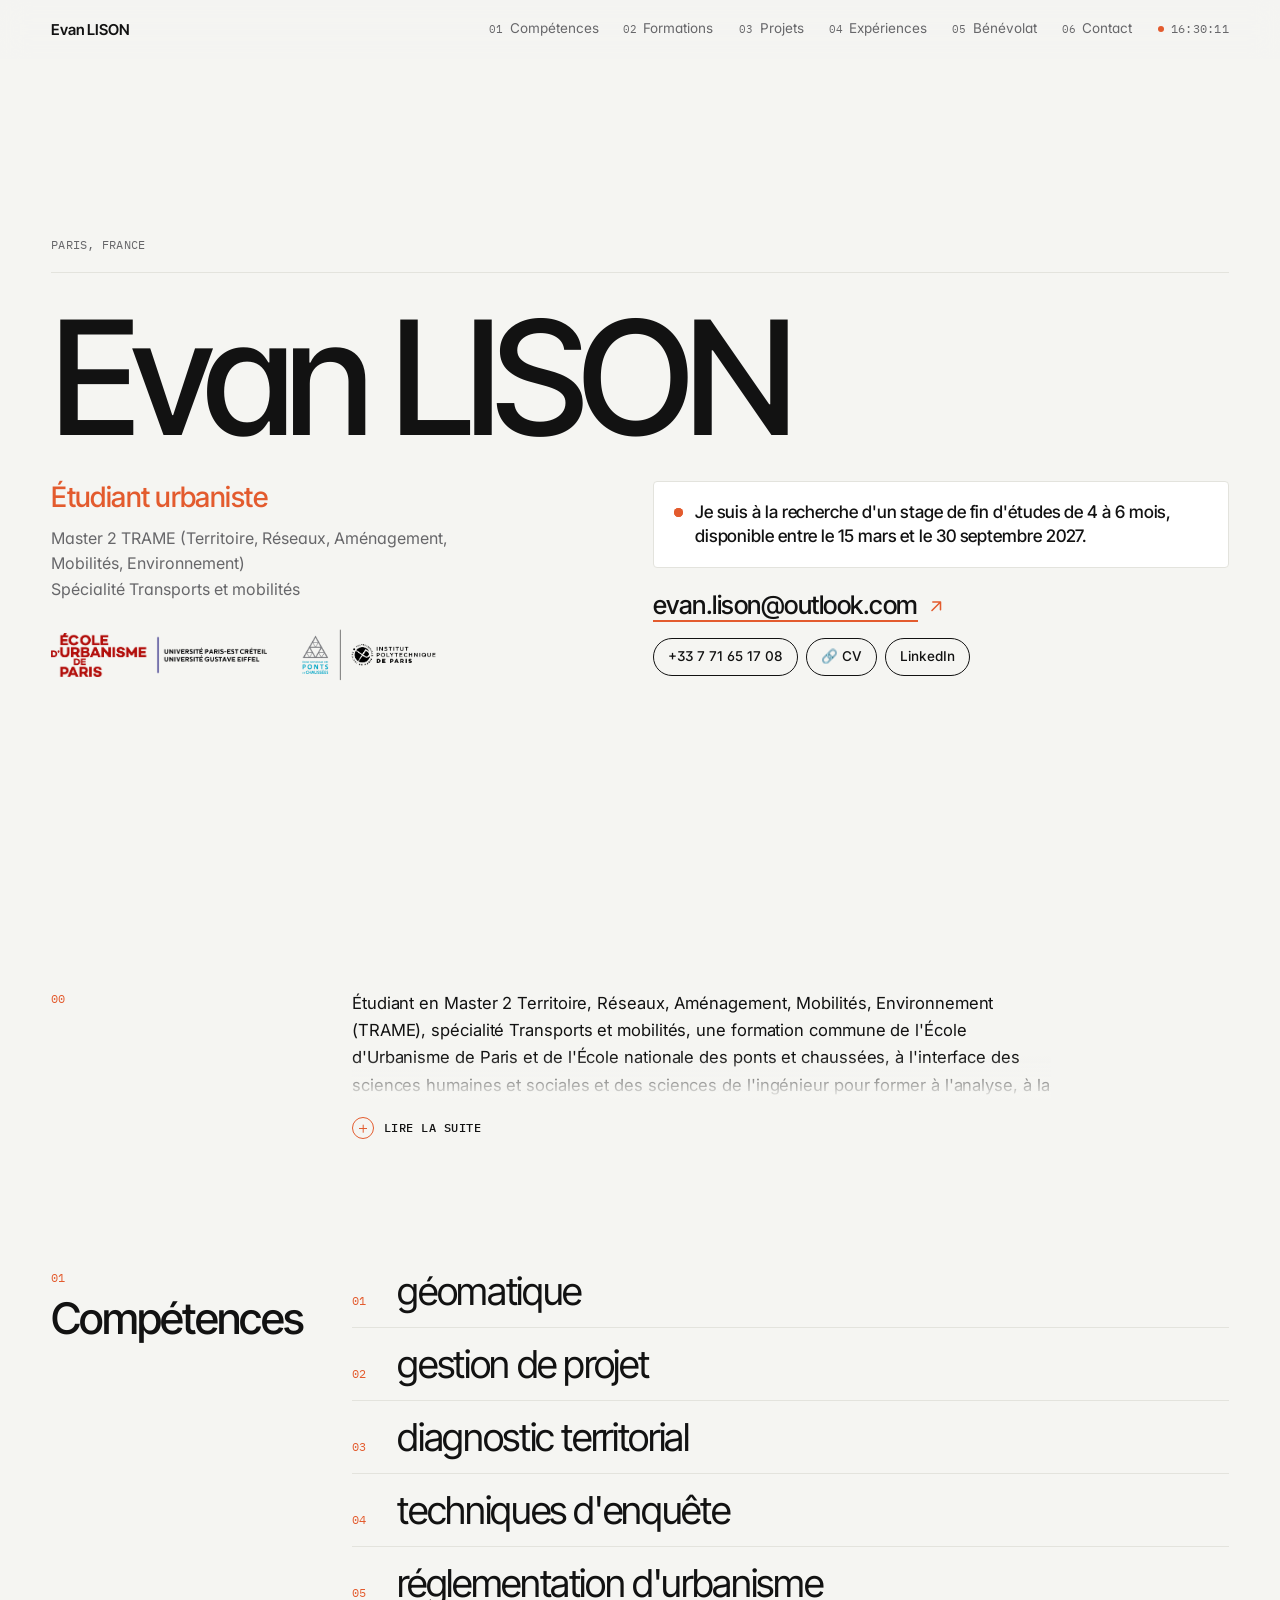
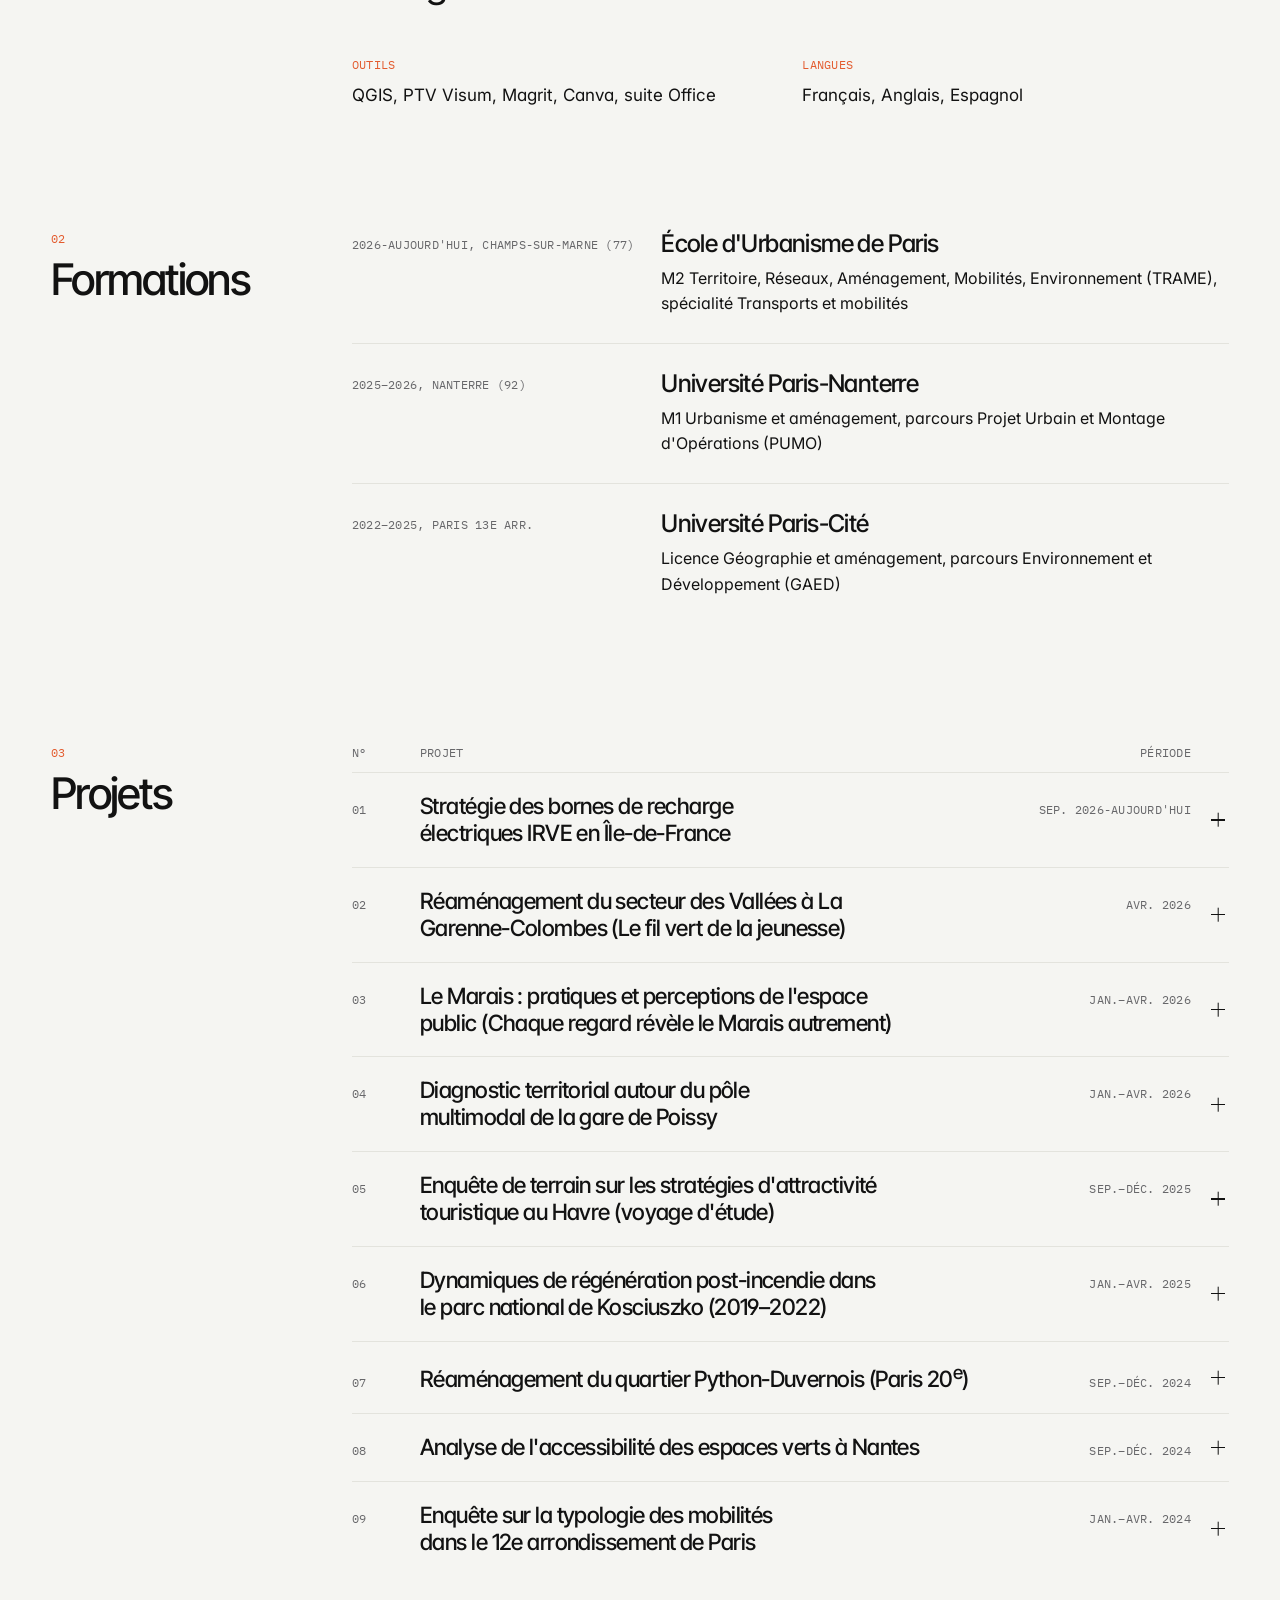
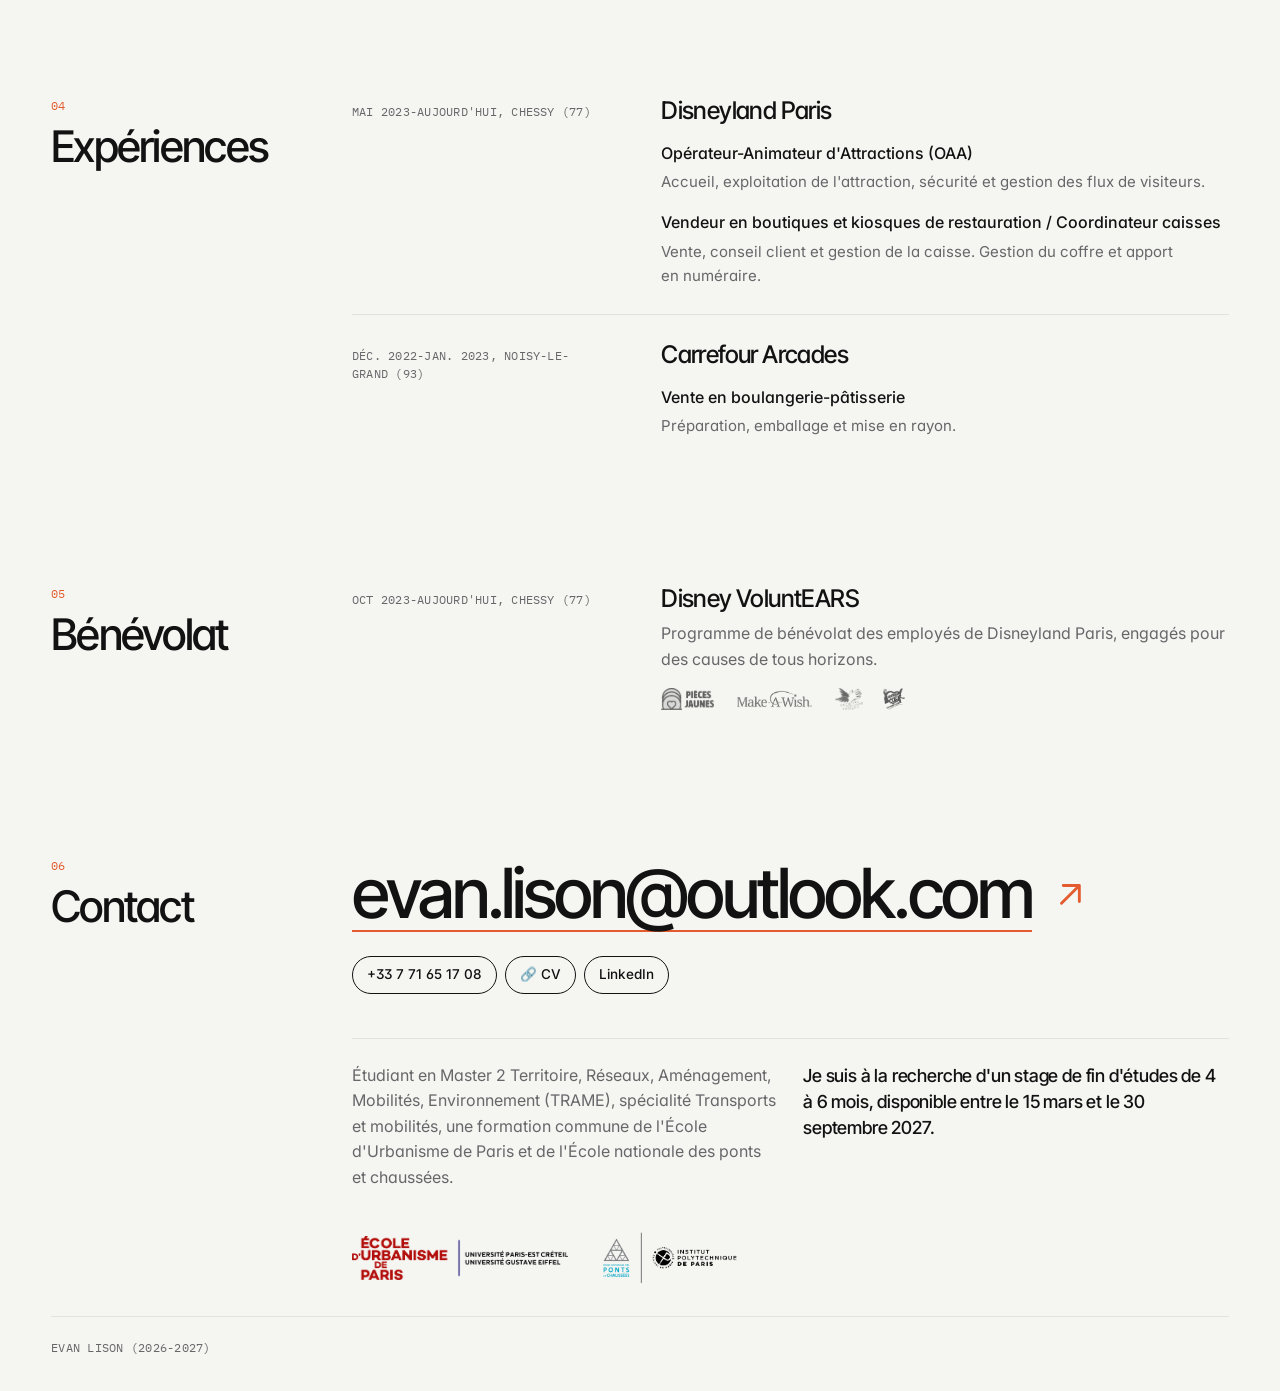
<file: index.html>
<!DOCTYPE html>
<html lang="fr">
<head>
  <meta charset="UTF-8">
  <meta name="viewport" content="width=device-width, initial-scale=1.0">
  <script>if (location.pathname === '/index.html') location.replace('/' + location.search + location.hash);</script>
  <script>document.documentElement.classList.add('js');</script>
  <link rel="icon" type="image/png" href="favicon.png">
  <title>Evan Lison — Portfolio</title>
  <link rel="canonical" href="https://evanlison.fr/">
  <meta property="og:title" content="Evan Lison — Portfolio">
  <meta property="og:image" content="https://evanlison.fr/preview.png">
  <meta property="og:url" content="https://evanlison.fr">
  <link rel="preconnect" href="https://fonts.googleapis.com">
  <link rel="preconnect" href="https://fonts.gstatic.com" crossorigin>
  <link href="https://fonts.googleapis.com/css2?family=IBM+Plex+Mono:wght@400;500&family=Inter+Tight:wght@400..600&family=Inter:wght@400..600&display=swap" rel="stylesheet">
  <style>
:root{
  --bg:#F5F5F2;
  --paper:#FFFFFF;
  --ink:#121212;
  --ink-2:#67676A;
  --hair:#E3E3DD;
  --accent:#E35B2E;
  --maxw:1320px;
  --pad:clamp(18px,4vw,56px);
  --sans:"Inter",system-ui,-apple-system,"Segoe UI",sans-serif;
  --display:"Inter Tight","Inter",system-ui,sans-serif;
  --mono:"IBM Plex Mono",ui-monospace,Menlo,monospace;
  --ease:cubic-bezier(.2,.8,.2,1);
}
*,*::before,*::after{box-sizing:border-box;}
html{-webkit-text-size-adjust:100%;}
body{margin:0;background:var(--bg);color:var(--ink);font:400 16px/1.6 var(--sans);-webkit-font-smoothing:antialiased;font-feature-settings:"ss01","cv11";}
img{max-width:100%;display:block;}
a{color:inherit;text-decoration:none;}
p{margin:0;text-wrap:pretty;}
h1,h2,h3{margin:0;font-family:var(--display);text-wrap:balance;}
::selection{background:var(--accent);color:#fff;}
:focus-visible{outline:2px solid var(--accent);outline-offset:3px;}
.mono{font-family:var(--mono);font-size:12px;line-height:1.5;letter-spacing:.02em;text-transform:uppercase;}
.muted{color:var(--ink-2);}
.wrap{max-width:var(--maxw);margin-inline:auto;padding-inline:var(--pad);}
.grid{display:grid;grid-template-columns:repeat(12,minmax(0,1fr));column-gap:clamp(14px,2vw,28px);}

/* Barre */
.bar{position:fixed;inset:0 0 auto;z-index:40;background:rgba(245,245,242,.82);-webkit-backdrop-filter:blur(14px) saturate(1.4);backdrop-filter:blur(14px) saturate(1.4);border-bottom:1px solid transparent;transition:border-color .3s;}
.bar.is-scrolled{border-color:var(--hair);}
.bar .wrap{display:flex;align-items:center;gap:24px;height:58px;}
.brand{font:600 15px/1 var(--display);letter-spacing:-.01em;}
.nav{display:flex;gap:clamp(12px,1.8vw,26px);margin-left:auto;font-size:13.5px;}
.nav a{position:relative;display:flex;gap:6px;align-items:baseline;color:var(--ink-2);transition:color .2s;}
.nav a .mono{font-size:10.5px;}
.nav a:hover,.nav a.on{color:var(--ink);}
.nav a .t{display:inline-flex;flex-direction:column;}
.nav a .t::after{content:attr(data-t);height:0;overflow:hidden;visibility:hidden;font-weight:600;}
.nav a.on{font-weight:600;}
.nav a.on .mono{color:var(--accent);}
.clock{font-size:11.5px;color:var(--ink-2);white-space:nowrap;font-variant-numeric:tabular-nums;}
.clock i{display:inline-block;width:6px;height:6px;margin-right:7px;border-radius:50%;background:var(--accent);vertical-align:1px;animation:blink 2s steps(1) infinite;}
@keyframes blink{50%{opacity:.25;}}
.progress{position:absolute;left:0;bottom:-1px;height:2px;width:100%;background:var(--accent);transform-origin:left;transform:scaleX(0);}
@media (max-width:980px){.nav{display:none;}.clock{margin-left:auto;}}

/* Ouverture */
.hero{position:relative;display:flex;flex-direction:column;justify-content:center;min-height:100vh;min-height:100svh;padding:clamp(80px,11vh,120px) 0 clamp(64px,9vh,96px);}
.hero > .wrap{width:100%;}
.hero h1{margin-top:clamp(20px,4vh,48px) !important;margin-bottom:clamp(22px,4vh,52px) !important;}
.cue{position:absolute;left:50%;bottom:clamp(18px,3.5vh,32px);display:flex;flex-direction:column;align-items:center;gap:8px;transform:translateX(-50%);color:var(--ink-2);transition:color .2s;}
.cue:hover{color:var(--accent);}
.cue i{position:relative;display:block;width:1px;height:34px;background:var(--hair);overflow:hidden;}
.cue i::after{content:"";position:absolute;left:0;top:-40%;width:1px;height:40%;background:var(--accent);animation:cue 1.8s var(--ease) infinite;}
@keyframes cue{to{top:100%;}}
.hero-top{display:flex;flex-wrap:wrap;justify-content:space-between;gap:8px 24px;color:var(--ink-2);padding-bottom:18px;border-bottom:1px solid var(--hair);}
.hero h1{grid-column:1/-1;margin:clamp(28px,5vh,56px) 0 clamp(30px,5vh,60px);font-weight:500;font-size:clamp(58px,12.4vw,182px);line-height:.86;letter-spacing:-.055em;white-space:nowrap;}
.hero h1 .ln{display:inline-block;overflow:hidden;vertical-align:top;padding:0 .12em .06em;margin:0 -.12em -.06em;}
.hero h1 .ln > span{display:inline-block;}
.js .hero h1 .ln > span{transform:translateY(105%);animation:up 1.2s var(--ease) forwards;}
.js .hero h1 .ln + .ln > span{animation-delay:.08s;}
@keyframes up{to{transform:none;}}
.hero-a{grid-column:1/6;}
.hero-b{grid-column:7/13;}
.role{font:500 clamp(22px,2.2vw,30px)/1.15 var(--display);letter-spacing:-.02em;color:var(--accent);}
.prog{margin-top:12px;color:var(--ink-2);max-width:30em;}
.prog a{background:linear-gradient(currentColor,currentColor) 0 100%/0 1px no-repeat;transition:background-size .4s var(--ease),color .2s;}
.prog a:hover{color:var(--accent);background-size:100% 1px;}
.schools{display:flex;flex-wrap:wrap;align-items:center;gap:16px 24px;margin-top:26px;}
.schools img{height:44px;width:auto;max-width:100%;flex:none;object-fit:contain;}
.schools img.big{height:54px;}
.status{display:flex;gap:12px;padding:18px 20px;background:var(--paper);border:1px solid var(--hair);border-radius:4px;font:500 clamp(16px,1.35vw,18.5px)/1.4 var(--display);letter-spacing:-.005em;}
.status .dot{position:relative;flex:none;width:9px;height:9px;margin-top:.45em;border-radius:50%;background:var(--accent);}
.status .dot::after{content:"";position:absolute;inset:0;border-radius:50%;background:var(--accent);animation:ping 2.2s ease-out infinite;}
@keyframes ping{from{transform:scale(1);opacity:.6;}to{transform:scale(3.4);opacity:0;}}
.mail{display:inline-flex;align-items:center;gap:.35em;margin-top:22px;font:500 clamp(20px,2vw,28px)/1.2 var(--display);letter-spacing:-.02em;}
.mail .ic{width:.8em;height:.8em;}
.u{background:linear-gradient(var(--accent),var(--accent)) 0 100%/100% 2px no-repeat;padding-bottom:2px;transition:background-size .45s var(--ease);}
.mail:hover .u,.big-mail:hover .u{background-size:0 2px;background-position:100% 100%;}
.mail .ic,.big-mail .ic{color:var(--accent);}
.chips{display:flex;flex-wrap:wrap;gap:8px;margin-top:16px;}
.chip{display:inline-flex;align-items:center;padding:7px 14px;border:1px solid var(--ink);border-radius:999px;font-size:13.5px;font-weight:500;transition:background .2s,color .2s;}
.chip:hover{background:var(--accent);border-color:var(--accent);color:#fff;}
.chip.li:hover{background:#0A66C2;border-color:#0A66C2;color:#fff;}
.ic{width:16px;height:16px;fill:none;stroke:currentColor;stroke-width:1.8;stroke-linecap:round;stroke-linejoin:round;flex:none;}

/* Sections */
.sec{display:flex;flex-direction:column;justify-content:flex-start;min-height:0;padding:calc(58px + clamp(20px,3.5vh,36px)) 0 clamp(20px,3.5vh,36px);}
.sec > .wrap{width:100%;}
.sec-l{grid-column:1/4;}
.sec-l .sticky{position:sticky;top:96px;}
.sec-l .mono{color:var(--accent);}
.sec h2{margin-top:10px;font-weight:500;font-size:clamp(30px,3.4vw,48px);line-height:1;letter-spacing:-.04em;}
.sec-r{grid-column:4/13;}
@media (max-width:860px){
  .sec{min-height:0;padding:calc(58px + 28px) 0 28px;}
  .hero{padding-top:96px;padding-bottom:88px;}
  .hero-top{padding-bottom:14px;}
  .role{font-size:21px;}
  .prog{font-size:15px;line-height:1.55;}
  .schools{gap:14px 20px;margin-top:22px;}
  .schools img{height:36px;}
  .schools img.big{height:44px;}
  .status{padding:14px 16px;font-size:15.5px;line-height:1.45;}
  .mail{margin-top:24px;font-size:19px;}
  .chips{gap:8px;margin-top:14px;}
  .chip{padding:6px 12px;font-size:13px;}
  .sec h2{font-size:32px;}
  .lead{font-size:16px;line-height:1.7;}
  .skill{gap:16px;padding:12px 0;font-size:23px;}
  .kit{margin-top:32px;}
  .kit p + p{font-size:15.5px;}
  .row{padding:24px 0;}
  .row h3{font-size:20px;}
  .row-sub{font-size:15px;line-height:1.55;}
  .proj-t{font-size:18px;}
  .proj-head{padding:18px 0;}
  .proj-p{font-size:15px;}
  .contact .big-mail{font-size:clamp(24px,7.4vw,34px);}
  .contact-t{margin-top:36px;gap:16px;}
  .contact-t p:last-child{font-size:16.5px;}
  .hero-a,.hero-b,.sec-l,.sec-r{grid-column:1/-1;}
  .hero-b{margin-top:40px;}
  .sec-l .sticky{position:static;}
  .sec-r{margin-top:28px;}
  .hero h1{white-space:normal;}
}

/* Présentation */
.lead{font:400 clamp(16.5px,1.3vw,19px)/1.65 var(--sans);letter-spacing:-.005em;max-width:42em;}
.lead p + p{margin-top:.8em;}
.fold-body{position:relative;}
.js .fold-body{overflow:hidden;max-height:6.6em;transition:max-height .7s var(--ease);}
.js .fold-body::after{content:"";position:absolute;inset:auto 0 0;height:2.6em;background:linear-gradient(rgba(245,245,242,0),var(--bg));pointer-events:none;transition:opacity .4s;}
.js .fold.open .fold-body{max-height:none;}
.js .fold.open .fold-body::after{opacity:0;}
.fold-btn{display:inline-flex;align-items:center;gap:10px;margin-top:18px;padding:0;border:0;background:none;color:var(--ink);cursor:pointer;font:500 12px/1 var(--mono);text-transform:uppercase;letter-spacing:.04em;}
.fold-btn .pm{position:relative;width:22px;height:22px;border:1px solid var(--accent);color:var(--accent);border-radius:50%;transition:background .2s,transform .45s var(--ease);}
.fold-btn .pm::before,.fold-btn .pm::after{content:"";position:absolute;left:50%;top:50%;width:8px;height:1.4px;margin:-.7px 0 0 -4px;background:currentColor;}
.fold-btn .pm::after{transform:rotate(90deg);transition:transform .45s var(--ease);}
.fold.open .fold-btn .pm{transform:rotate(180deg);}
.fold.open .fold-btn .pm::after{transform:rotate(0);}
html:not(.js) .fold-btn{display:none;}

/* Compétences */
.skills{list-style:none;margin:0;padding:0;}
.skill:first-child{padding-top:0;}
.skill{display:flex;align-items:baseline;gap:20px;padding:14px 0;border-bottom:1px solid var(--hair);font:400 clamp(24px,3vw,42px)/1.15 var(--display);letter-spacing:-.035em;transition:padding .45s var(--ease);}
.skill .n{font:400 11.5px/1 var(--mono);color:var(--accent);letter-spacing:.02em;min-width:2.2em;}
@media (hover:hover){.skill:hover{padding-left:14px;}}
.skill::after{content:attr(data-emoji);align-self:center;font-size:.78em;line-height:1;transform:scale(0) rotate(-25deg);transform-origin:left center;transition:transform .45s cubic-bezier(.34,1.56,.64,1);}
@media (hover:hover){.skill:hover::after{transform:none;}}
.skill.act::after{transform:none;}
.skill.act{padding-left:12px;}
.proj-n{position:relative;}
.proj-n .pn{display:inline-block;transition:opacity .25s,transform .35s var(--ease);}
.proj-n .pe{position:absolute;left:-1px;top:50%;font-size:21px;line-height:1;letter-spacing:0;transform:translateY(-50%) scale(0) rotate(-25deg);transform-origin:center;transition:transform .45s cubic-bezier(.34,1.56,.64,1);}
.proj-head.act .pn{opacity:0;transform:scale(.6);}
.proj-head.act .pe{transform:translateY(-50%) scale(1);}
@media (prefers-reduced-motion:reduce){.skill::after{display:none;}}
.skill:hover .n{color:var(--accent);}
.kit{display:grid;grid-template-columns:repeat(2,minmax(0,1fr));gap:24px;margin-top:36px;}
.kit p.mono{color:var(--accent);}
.kit p + p{margin-top:8px;font-size:17px;}
@media (max-width:600px){.kit{grid-template-columns:1fr;}}

/* Lignes */
.rows{border-top:0;}
.rows > .row:first-child{padding-top:0;}
.rows > .row:last-child,.idx > .proj:last-child,.skill:last-child{border-bottom:0;}
.row{display:grid;grid-template-columns:minmax(0,3fr) minmax(0,6fr);gap:10px clamp(14px,2vw,28px);padding:26px 0;border-bottom:1px solid var(--hair);}
.row-date{color:var(--ink-2);padding-top:6px;}
.row h3{font-weight:500;font-size:clamp(21px,1.9vw,26px);line-height:1.15;letter-spacing:-.025em;}
.row-sub{margin-top:8px;max-width:40em;}
.roles{display:grid;grid-template-columns:1fr;gap:16px;margin-top:16px;}
.role-t{font-weight:500;}
.role-d{margin-top:4px;color:var(--ink-2);font-size:15px;}
.causes{display:flex;flex-wrap:wrap;align-items:center;gap:12px 20px;margin-top:16px;}
.causes img{height:22px;width:auto;max-width:100%;flex:none;object-fit:contain;filter:grayscale(1);opacity:.75;transition:filter .3s,opacity .3s;}
.causes img:hover{filter:none;opacity:1;}
@media (max-width:600px){.row{grid-template-columns:1fr;}.row-date{padding-top:0;}}

/* Projets (index) */
.idx-head{display:grid;grid-template-columns:52px minmax(0,1fr) 170px 22px;gap:16px;padding:0 0 10px;color:var(--ink-2);border-bottom:1px solid var(--hair);}
.proj.open .proj-x::before,.proj.open .proj-x::after,.proj-head:hover .proj-x::before,.proj-head:hover .proj-x::after{background:var(--accent);}
.proj{border-bottom:1px solid var(--hair);}
.proj-row{display:grid;grid-template-columns:52px minmax(0,1fr) 170px 22px;column-gap:16px;}
.proj-row .proj-head{grid-column:1/-1;grid-row:1;}
.proj-btns{display:flex;flex-wrap:wrap;gap:0 8px;}
.proj-link{display:inline-flex;align-items:center;gap:6px;margin-top:20px;padding:6px 13px;border:1px solid var(--accent);border-radius:999px;color:var(--accent);font-size:13.5px;font-weight:500;transition:background .2s,color .2s;}
.proj-link:hover{background:var(--accent);color:#fff;}
.proj-head{all:unset;box-sizing:border-box;display:grid;grid-template-columns:52px minmax(0,1fr) 170px 22px;gap:16px;align-items:baseline;width:100%;padding:20px 0;cursor:pointer;}
.proj-head:focus-visible{outline:2px solid var(--accent);outline-offset:2px;}
.proj-n{color:var(--ink-2);transition:color .25s;}
.proj-t{font-weight:500;font-size:clamp(19px,1.75vw,24px);line-height:1.2;letter-spacing:-.025em;transition:transform .45s var(--ease);}
.proj-d{color:var(--ink-2);text-align:right;}
.proj-x{position:relative;align-self:center;width:22px;height:22px;transition:transform .45s var(--ease);}
.proj-x::before,.proj-x::after{content:"";position:absolute;left:4px;right:4px;top:50%;height:1.4px;margin-top:-.7px;background:var(--ink);}
.proj-x::after{transform:rotate(90deg);transition:transform .45s var(--ease);}
@media (hover:hover){.proj-head:hover .proj-t{transform:translateX(10px);}}
.proj-head:hover .proj-n,.proj.open .proj-n{color:var(--accent);}
.proj.open .proj-x{transform:rotate(180deg);}
.proj.open .proj-x::after{transform:rotate(0);}
.proj-body{height:0;overflow:hidden;transition:height .55s var(--ease);}
.proj.open .proj-body{height:auto;}
html:not(.js) .proj-body{height:auto;}
.proj-in{padding:4px 38px 0 68px;opacity:0;transform:translateY(10px);transition:opacity .25s,transform .25s;}
.proj.open .proj-in{opacity:1;transform:none;transition:opacity .45s .18s,transform .55s .18s var(--ease);}
html:not(.js) .proj-in{opacity:1;transform:none;}
.proj-ban{margin:0;background:var(--hair);overflow:hidden;}
.proj-ban img{display:block;width:100%;height:auto;}
.proj-side{margin-top:18px;}
.proj-logos{display:flex;flex-wrap:wrap;align-items:center;gap:10px 18px;}
.proj-logos img{height:30px;width:auto;max-width:100%;flex:none;object-fit:contain;}
.proj-txt{padding:18px 0 30px;max-width:46em;}
.proj-q{font:500 clamp(17px,1.4vw,20px)/1.4 var(--display);letter-spacing:-.01em;}
.proj-p{margin-top:12px;color:var(--ink-2);}
.go{display:inline-flex;align-items:center;gap:8px;margin-top:20px;padding:10px 16px;background:var(--ink);color:var(--bg);font-size:14px;font-weight:500;border-radius:999px;transition:background .25s;}
.go:hover{background:var(--accent);}
@media (max-width:700px){
  .idx-head{display:none;}
  .proj-head{grid-template-columns:34px minmax(0,1fr) 22px;row-gap:4px;}
  .proj-d{grid-column:2;grid-row:2;text-align:left;}
  .proj-x{grid-column:3;grid-row:1;}
  .proj-row{grid-template-columns:34px minmax(0,1fr) 22px;}
  .proj-in{padding:4px 0 0 50px;}
}
/* Bouton « partie suivante » */
.next{position:fixed;right:var(--pad);bottom:clamp(16px,3vh,28px);z-index:35;display:grid;place-items:center;width:46px;height:46px;padding:0;border:1px solid var(--hair);border-radius:50%;background:rgba(255,255,255,.85);-webkit-backdrop-filter:blur(10px);backdrop-filter:blur(10px);color:var(--ink);cursor:pointer;opacity:0;transform:translateY(8px);pointer-events:none;transition:opacity .3s,transform .3s var(--ease),border-color .2s,color .2s;}
.next.show{opacity:1;transform:none;pointer-events:auto;}
.next:hover{border-color:var(--accent);color:var(--accent);}
.next svg{width:18px;height:18px;fill:none;stroke:currentColor;stroke-width:1.8;stroke-linecap:round;stroke-linejoin:round;transition:transform .35s var(--ease);}
.next.up svg{transform:rotate(180deg);}
@media (max-width:860px){.next{width:42px;height:42px;}}
.here{position:fixed;left:var(--pad);bottom:clamp(16px,3vh,28px);z-index:35;opacity:0;transform:translateY(8px);pointer-events:none;transition:opacity .3s,transform .3s var(--ease);}
.here.show{opacity:1;transform:none;pointer-events:auto;}
.here-btn{display:flex;align-items:center;gap:9px;height:40px;padding:0 16px 0 14px;border:0;border-radius:999px;background:var(--ink);color:#fff;font:500 14px/1 var(--display);letter-spacing:-.005em;cursor:pointer;}
.here-btn i{flex:none;width:7px;height:7px;border-radius:50%;background:var(--accent);}
.here-lbl{position:relative;display:block;overflow:hidden;height:1.15em;}
.here-lbl span{display:block;line-height:1.15;transition:transform .4s var(--ease),opacity .4s;}
.here-lbl span.out{transform:translateY(-100%);opacity:0;}
.here-lbl span.in{transform:translateY(100%);opacity:0;}
.here-menu{position:absolute;left:0;bottom:calc(100% + 8px);min-width:190px;margin:0;padding:6px;list-style:none;border:1px solid var(--hair);border-radius:16px;background:rgba(255,255,255,.92);-webkit-backdrop-filter:blur(12px);backdrop-filter:blur(12px);box-shadow:0 10px 30px rgba(0,0,0,.08);opacity:0;transform:translateY(6px) scale(.98);transform-origin:bottom left;pointer-events:none;transition:opacity .25s,transform .25s var(--ease);}
.here.open .here-menu{opacity:1;transform:none;pointer-events:auto;}
.here-menu a{display:flex;align-items:baseline;gap:10px;padding:9px 12px;border-radius:10px;color:var(--ink);font:500 15px/1.2 var(--display);text-decoration:none;}
.here-menu a small{font:400 11px/1 var(--mono);color:var(--accent);}
.here-menu a:hover,.here-menu a.on{background:rgba(0,0,0,.05);}
@media (max-width:860px){.here-btn{height:38px;font-size:13.5px;}}
@media (min-width:981px){.here{display:none;}}
/* Aperçu qui suit le curseur */
.peek{position:fixed;left:0;top:0;z-index:30;display:grid;place-items:center;width:84px;height:84px;margin:-42px 0 0 -42px;border-radius:50%;background:var(--paper);box-shadow:0 0 0 1px var(--hair),0 18px 36px -16px rgba(0,0,0,.35);pointer-events:none;opacity:0;transition:opacity .25s;}
.peek.on{opacity:1;}
.peek span{font-size:44px;line-height:1;transform:scale(.4) rotate(-20deg);transition:transform .45s cubic-bezier(.34,1.56,.64,1);}
.peek.on span{transform:none;}
@media (hover:none),(pointer:coarse){.peek{display:none;}}

/* Contact */
.contact .big-mail{display:inline-flex;align-items:center;gap:.25em;font:500 clamp(28px,5.4vw,78px)/1.05 var(--display);letter-spacing:-.045em;}
.contact .big-mail .ic{width:.62em;height:.62em;stroke-width:1.6;}
.contact .chips{margin-top:24px;}
.contact-t{display:grid;grid-template-columns:repeat(2,minmax(0,1fr));gap:20px clamp(14px,2vw,28px);margin-top:44px;padding-top:24px;border-top:1px solid var(--hair);}
.contact-t p:first-child{color:var(--ink-2);}
.contact-t p:last-child{font:500 18px/1.45 var(--display);letter-spacing:-.01em;}
.contact .schools{margin-top:40px;}
.foot{display:flex;justify-content:space-between;gap:16px;padding:22px 0 34px;border-top:1px solid var(--hair);color:var(--ink-2);}
.foot a:hover{color:var(--ink);}
@media (max-width:700px){.contact-t{grid-template-columns:1fr;}}

/* Apparitions */
.js [data-reveal]{opacity:0;transform:translateY(18px);transition:opacity .8s var(--ease),transform .8s var(--ease);}
.js [data-reveal].in{opacity:1;transform:none;}
.js .sec h2 .ln{display:inline-block;overflow:hidden;vertical-align:top;padding:0 .12em .08em;margin:0 -.12em -.08em;}
.js .sec h2 .ln > span{display:inline-block;transform:translateY(105%);transition:transform 1s var(--ease);}
.js .sec h2.in .ln > span{transform:none;}
@media (prefers-reduced-motion:reduce){
  *,*::before,*::after{animation:none !important;transition:none !important;}
  .js [data-reveal]{opacity:1;transform:none;}
  .js .hero h1 .ln > span,.js .sec h2 .ln > span{transform:none;}
  .peek{display:none;}
}
</style>
</head>
<body>

<header class="bar">
  <div class="wrap">
    <a class="brand" href="#top">Evan LISON</a>
    <nav class="nav" aria-label="Sections"><a href="#competences"><span class="mono">01</span><span class="t" data-t="Compétences">Compétences</span></a><a href="#formations"><span class="mono">02</span><span class="t" data-t="Formations">Formations</span></a><a href="#projets"><span class="mono">03</span><span class="t" data-t="Projets">Projets</span></a><a href="#experiences"><span class="mono">04</span><span class="t" data-t="Expériences">Expériences</span></a><a href="#benevolat"><span class="mono">05</span><span class="t" data-t="Bénévolat">Bénévolat</span></a><a href="#contact"><span class="mono">06</span><span class="t" data-t="Contact">Contact</span></a></nav>
    <p class="clock mono" aria-label="Heure à Paris"><i></i><span>--:--:--</span></p>
  </div>
  <div class="progress" aria-hidden="true"></div>
</header>

<main id="top">
  <section class="hero">
    <div class="wrap">
      <div class="hero-top mono"><span>Paris, France</span></div>
      <div class="grid">
        <h1><span class="ln"><span>Evan</span></span> <span class="ln"><span>LISON</span></span></h1>
        <div class="hero-a" data-reveal>
          <p class="role">Étudiant urbaniste</p>
          <p class="prog"><a href="https://www.eup.fr/formations/m2-territoire-reseaux-amenagement-mobilite-environnement" target="_blank" rel="noopener">Master 2 TRAME (Territoire, Réseaux, Aménagement, Mobilités, Environnement)<br>Spécialité Transports et mobilités</a></p>
          <div class="schools"><a href="https://www.eup.fr" target="_blank" rel="noopener"><img src="images/eup-endosse-couleur.png" alt="École d'Urbanisme de Paris"></a><a href="https://ecoledesponts.fr" target="_blank" rel="noopener"><img src="images/enpc-endosse-couleur.png" alt="École nationale des ponts et chaussées" class="big"></a></div>
        </div>
        <div class="hero-b" data-reveal>
          <div class="status"><span class="dot" aria-hidden="true"></span><p>Je suis à la recherche d'un stage de fin d'études de 4 à 6 mois, disponible entre le 15 mars et le 30 septembre 2027.</p></div>
          <a class="mail" href="mailto:evan.lison@outlook.com"><span class="u">evan.lison@outlook.com</span><svg class="ic" viewBox="0 0 24 24" aria-hidden="true"><path d="M7 17 17 7M8 7h9v9"/></svg></a>
          <div class="chips"><a class="chip" href="tel:+33771651708">+33 7 71 65 17 08</a><a class="chip" href="curriculum-vitae.pdf" target="_blank" rel="noopener">🔗 CV</a><a class="chip li" href="https://www.linkedin.com/in/evanlison" target="_blank" rel="noopener">LinkedIn</a></div>
        </div>
      </div>
    </div>
  </section>

  <section class="sec" id="presentation" aria-label="Présentation">
    <div class="wrap grid">
      <div class="sec-l"><div class="sticky"><p class="mono">00</p></div></div>
      <div class="sec-r">
        <div class="fold lead" data-reveal>
          <div class="fold-body" id="intro-text"><p>Étudiant en Master 2 Territoire, Réseaux, Aménagement, Mobilités, Environnement (TRAME), spécialité Transports et mobilités, une formation commune de l'École d'Urbanisme de Paris et de l'École nationale des ponts et chaussées, à l'interface des sciences humaines et sociales et des sciences de l'ingénieur pour former à l'analyse, à la conception et au pilotage de réseaux. Cette formation m'apporte des compétences en planification et en exploitation des systèmes de transport en tenant compte de leur résilience, ainsi qu'en construction de stratégies partagées entre acteurs publics/privés pour exercer des métiers au sein de la maîtrise d'ouvrage urbaine et de la conduite de projets territoriaux au sein de collectivités, d'aménageurs ou d'opérateurs de transport.</p><p>Mon parcours en géographie et urbanisme m'a doté d'une approche rigoureuse du diagnostic territorial, des réglementations d'urbanisme et du montage de projet, ainsi qu'une bonne maîtrise de l'analyse statistique et cartographique grâce à des outils comme QGIS.</p><p>En parallèle de mes études, j'occupe depuis trois ans un emploi étudiant à Disneyland Paris, où j'ai acquis une réelle capacité d'adaptation et de travail en équipe, ainsi qu'une pratique courante de l'anglais au quotidien.</p></div>
          <button class="fold-btn" type="button" aria-expanded="false" aria-controls="intro-text"><span class="pm" aria-hidden="true"></span><span class="lab">Lire la suite</span></button>
        </div>
      </div>
    </div>
  </section>

  <section class="sec" id="competences">
    <div class="wrap grid">
      <div class="sec-l"><div class="sticky"><p class="mono">01</p><h2>Compétences</h2></div></div>
      <div class="sec-r">
        <ul class="skills"><li class="skill" data-reveal data-emoji="📐"><span class="n">01</span><span class="w">géomatique</span></li><li class="skill" data-reveal data-emoji="👷‍♂️"><span class="n">02</span><span class="w">gestion de projet</span></li><li class="skill" data-reveal data-emoji="🔎"><span class="n">03</span><span class="w">diagnostic territorial</span></li><li class="skill" data-reveal data-emoji="📋"><span class="n">04</span><span class="w">techniques d'enquête</span></li><li class="skill" data-reveal data-emoji="⚖️"><span class="n">05</span><span class="w">réglementation d'urbanisme</span></li></ul>
        <div class="kit" data-reveal>
          <div><p class="mono">Outils</p><p>QGIS, PTV Visum, Magrit, Canva, suite Office</p></div>
          <div><p class="mono">Langues</p><p>Français, Anglais, Espagnol</p></div>
        </div>
      </div>
    </div>
  </section>

  <section class="sec" id="formations">
    <div class="wrap grid">
      <div class="sec-l"><div class="sticky"><p class="mono">02</p><h2>Formations</h2></div></div>
      <div class="sec-r rows">
          <article class="row" data-reveal>
            <p class="row-date mono">2026-aujourd'hui, Champs-sur-Marne (77)</p>
            <div class="row-main"><h3>École d'Urbanisme de Paris</h3><p class="row-sub">M2 Territoire, Réseaux, Aménagement, Mobilités, Environnement (TRAME), spécialité Transports et mobilités</p></div>
          </article>
          <article class="row" data-reveal>
            <p class="row-date mono">2025–2026, Nanterre (92)</p>
            <div class="row-main"><h3>Université Paris-Nanterre</h3><p class="row-sub">M1 Urbanisme et aménagement, parcours Projet Urbain et Montage d'Opérations (PUMO)</p></div>
          </article>
          <article class="row" data-reveal>
            <p class="row-date mono">2022–2025, Paris 13e arr.</p>
            <div class="row-main"><h3>Université Paris-Cité</h3><p class="row-sub">Licence Géographie et aménagement, parcours Environnement et Développement (GAED)</p></div>
          </article>
      </div>
    </div>
  </section>

  <section class="sec" id="projets">
    <div class="wrap grid">
      <div class="sec-l"><div class="sticky"><p class="mono">03</p><h2>Projets</h2></div></div>
      <div class="sec-r">
        <div class="idx-head mono" aria-hidden="true"><span>N°</span><span>Projet</span><span style="text-align:right">Période</span><span></span></div>
        <div class="idx">
          <article class="proj" id="atelier-irve" data-reveal>
            <div class="proj-row">
            <button class="proj-head" type="button" aria-expanded="false" aria-controls="pb-atelier-irve" data-emoji="🔌">
              <span class="proj-n mono">01</span>
              <h3 class="proj-t">Stratégie des bornes de recharge électriques IRVE en Île-de-France</h3>
              <span class="proj-d mono">sep. 2026-aujourd'hui</span>
              <span class="proj-x" aria-hidden="true"></span>
            </button>
            </div>
            <div class="proj-body" id="pb-atelier-irve" role="region" aria-label="Stratégie des bornes de recharge électriques IRVE en Île-de-France">
              <div class="proj-in">
                <figure class="proj-ban"><img src="images/atelier-irve-long.png" alt="" width="560" height="100" decoding="async"></figure>
                <div class="proj-side">
                  <div class="proj-logos"><img src="images/eup-couleur.png" alt="École d'Urbanisme de Paris" loading="lazy"><img src="images/idfm.png" alt="Île-de-France Mobilités" loading="lazy"></div>
                </div>
                <div class="proj-txt">
                  <p class="proj-q">Le développement d'un réseau de bornes de recharge d'accès public en Île-de-France : quelle trajectoire ?</p>
                  <p class="proj-p">Île-de-France Mobilités vise 100 000 points de charge ouverts au public en 2030 pour accompagner la transition vers le véhicule électrique, un levier majeur de la baisse des émissions du secteur des transports. L'objectif de cet atelier est d'évaluer si la trajectoire actuelle de déploiement permet d'atteindre l'objectif, et d'en apprécier la qualité du point de vue de l'offre de service rendue aux automobilistes (notamment en matière de couverture territoriale, de disponibilité, de lisibilité tarifaire et d'interopérabilité). Nous réalisons un état des lieux de l'offre existante et des entretiens avec les acteurs du déploiement, à savoir les syndicats d'énergie, les collectivités territoriales et les opérateurs privés.</p>
                  
                </div>
              </div>
            </div>
          </article>
          <article class="proj" id="reamenagement-vallees" data-reveal>
            <div class="proj-row">
            <button class="proj-head" type="button" aria-expanded="false" aria-controls="pb-reamenagement-vallees" data-emoji="🌳">
              <span class="proj-n mono">02</span>
              <h3 class="proj-t">Réaménagement du secteur des Vallées à La Garenne-Colombes (Le fil vert de la jeunesse)</h3>
              <span class="proj-d mono">avr. 2026</span>
              <span class="proj-x" aria-hidden="true"></span>
            </button>
            </div>
            <div class="proj-body" id="pb-reamenagement-vallees" role="region" aria-label="Réaménagement du secteur des Vallées à La Garenne-Colombes (Le fil vert de la jeunesse)">
              <div class="proj-in">
                <figure class="proj-ban"><img src="images/reamenagement-vallees-long.png" alt="" width="560" height="100" decoding="async"></figure>
                <div class="proj-side">
                  <div class="proj-logos"><img src="images/paris-nanterre.png" alt="Université Paris Nanterre" loading="lazy"><img src="images/caue92.png" alt="Conseil d'architecture, d'urbanisme et de l'environnement des Hauts-de-Seine" loading="lazy"></div>
                </div>
                <div class="proj-txt">
                  <p class="proj-q">Comment reconnecter les espaces publics d'un quartier minéralisé pour en faire un cœur de vie apaisé et végétalisé ?</p>
                  <p class="proj-p">Lors d'une semaine intensive de projet organisée avec le CAUE 92, nous avons repensé le secteur des Vallées, à La Garenne-Colombes et Bois-Colombes, que notre diagnostic décrit comme un quartier très minéralisé et assez dépendant de la voiture. Notre projet « Le fil vert de la jeunesse » associe désimperméabilisation, végétalisation et apaisement des circulations pour relier les principaux lieux de vie du quartier. Nous avons réalisé de nombreuses illustrations, plans, coupes de rue, perspectives ou encore schémas de principe, qui donnent à voir une « rue aux écoles » sécurisée, un marché requalifié en lieu de vie intergénérationnel et une trame verte continue.</p>
                  <div class="proj-btns"><a class="proj-link" href="projet/reamenagement-vallees.html">Voir le projet en détail →</a><a class="proj-link" href="https://www.youtube.com/watch?v=wgp-_W0dSjU" target="_blank" rel="noopener">Reportage YouTube ↗</a></div>
                </div>
              </div>
            </div>
          </article>
          <article class="proj" id="enquete-marais" data-reveal>
            <div class="proj-row">
            <button class="proj-head" type="button" aria-expanded="false" aria-controls="pb-enquete-marais" data-emoji="👀">
              <span class="proj-n mono">03</span>
              <h3 class="proj-t">Le Marais : pratiques et perceptions de l'espace public (Chaque regard révèle le Marais autrement)</h3>
              <span class="proj-d mono">jan.–avr. 2026</span>
              <span class="proj-x" aria-hidden="true"></span>
            </button>
            </div>
            <div class="proj-body" id="pb-enquete-marais" role="region" aria-label="Le Marais : pratiques et perceptions de l'espace public (Chaque regard révèle le Marais autrement)">
              <div class="proj-in">
                <figure class="proj-ban"><img src="images/enquete-marais-long.png" alt="" width="560" height="100" decoding="async"></figure>
                <div class="proj-side">
                  <div class="proj-logos"><img src="images/paris-nanterre.png" alt="Université Paris Nanterre" loading="lazy"></div>
                </div>
                <div class="proj-txt">
                  <p class="proj-q">Dans quelle mesure un même espace public peut-il être vécu, perçu et approprié différemment selon qu'on l'habite, qu'on le traverse ou qu'on le visite ?</p>
                  <p class="proj-p">Cette enquête ethnographique interroge le Marais comme un espace public vécu différemment selon ses usagers. L'objectif est de comprendre les pratiques, perceptions et ambiances du quotidien à travers une analyse sensible allant au-delà de la carte. La méthode combine parcours commentés, parcours sensibles via des croquis réalisés par les personnes interrogées elles-mêmes, afin de saisir la parole en mouvement et les ressentis propres à chaque profil d'usager.</p>
                  <div class="proj-btns"><a class="proj-link" href="projet/enquete-marais.html">Voir le projet en détail →</a><a class="proj-link" href="https://www.youtube.com/watch?v=Uso24MKVhKY" target="_blank" rel="noopener">Reportage YouTube ↗</a></div>
                </div>
              </div>
            </div>
          </article>
          <article class="proj" id="diag-poissy" data-reveal>
            <div class="proj-row">
            <button class="proj-head" type="button" aria-expanded="false" aria-controls="pb-diag-poissy" data-emoji="🚉">
              <span class="proj-n mono">04</span>
              <h3 class="proj-t">Diagnostic territorial autour du pôle multimodal de la gare de Poissy</h3>
              <span class="proj-d mono">jan.–avr. 2026</span>
              <span class="proj-x" aria-hidden="true"></span>
            </button>
            </div>
            <div class="proj-body" id="pb-diag-poissy" role="region" aria-label="Diagnostic territorial autour du pôle multimodal de la gare de Poissy">
              <div class="proj-in">
                <figure class="proj-ban"><img src="images/diag-poissy-long.png" alt="" width="560" height="100" decoding="async"></figure>
                <div class="proj-side">
                  <div class="proj-logos"><img src="images/paris-nanterre.png" alt="Université Paris Nanterre" loading="lazy"></div>
                </div>
                <div class="proj-txt">
                  <p class="proj-q">Comment se déplacer sur un territoire dont l'organisation des mobilités produit elle-même des inégalités d'accessibilité ?</p>
                  <p class="proj-p">Réalisé dans le cadre d'un atelier de diagnostic territorial, ce travail porte sur le territoire formé par les communes de Poissy, Carrières-sous-Poissy et Villennes-sur-Seine, dans les Yvelines. Il se structure en deux temps complémentaires : un diagnostic quantitatif interrogeant la manière dont la morphologie urbaine, la structure sociale des communes et les transformations de l'offre de transport produisent des inégalités d'accessibilité, puis un diagnostic qualitatif resserré sur la gare de Poissy, questionnée comme espace d'intermodalité vécu, à travers les perceptions et récits de ses usagers.</p>
                  <div class="proj-btns"><a class="proj-link" href="projet/diag-poissy.html">Voir le projet en détail →</a><a class="proj-link" href="https://www.youtube.com/watch?v=Uso24MKVhKY" target="_blank" rel="noopener">Reportage YouTube ↗</a></div>
                </div>
              </div>
            </div>
          </article>
          <article class="proj" id="enquete-havre" data-reveal>
            <div class="proj-row">
            <button class="proj-head" type="button" aria-expanded="false" aria-controls="pb-enquete-havre" data-emoji="⚓">
              <span class="proj-n mono">05</span>
              <h3 class="proj-t">Enquête de terrain sur les stratégies d'attractivité touristique au Havre (voyage d'étude)</h3>
              <span class="proj-d mono">sep.–déc. 2025</span>
              <span class="proj-x" aria-hidden="true"></span>
            </button>
            </div>
            <div class="proj-body" id="pb-enquete-havre" role="region" aria-label="Enquête de terrain sur les stratégies d'attractivité touristique au Havre (voyage d'étude)">
              <div class="proj-in">
                <figure class="proj-ban"><img src="images/enquete-havre-long.png" alt="" width="560" height="100" decoding="async"></figure>
                <div class="proj-side">
                  <div class="proj-logos"><img src="images/paris-nanterre.png" alt="Université Paris Nanterre" loading="lazy"></div>
                </div>
                <div class="proj-txt">
                  <p class="proj-q">Dans quelle mesure une ville industrialo-portuaire longtemps perçue comme une ville « où l'on ne va pas » se transforme-t-elle en destination touristique structurée ?</p>
                  <p class="proj-p">Notre voyage d'étude de Master 1 s'est déroulé au Havre lors d'une semaine de terrain menée du 13 au 17 octobre 2025. Face à l'héritage industrialo-portuaire de la ville, longtemps perçue comme une ville « où l'on ne va pas », notre enquête interroge dans quelle mesure Le Havre tente aujourd'hui de se transformer en projet structuré d'attractivité touristique. Entre patrimoine Perret classé à l'UNESCO, identité impressionniste et dimension balnéaire en essor, la commune cherche à dépasser son image de ville de passage.</p>
                  <div class="proj-btns"><a class="proj-link" href="projet/enquete-havre.html">Voir le projet en détail →</a><a class="proj-link" href="https://www.youtube.com/watch?v=wgp-_W0dSjU" target="_blank" rel="noopener">Reportage YouTube ↗</a></div>
                </div>
              </div>
            </div>
          </article>
          <article class="proj" id="teledetection-australie" data-reveal>
            <div class="proj-row">
            <button class="proj-head" type="button" aria-expanded="false" aria-controls="pb-teledetection-australie" data-emoji="🛰️">
              <span class="proj-n mono">06</span>
              <h3 class="proj-t">Dynamiques de régénération post-incendie dans le parc national de Kosciuszko (2019–2022)</h3>
              <span class="proj-d mono">jan.–avr. 2025</span>
              <span class="proj-x" aria-hidden="true"></span>
            </button>
            </div>
            <div class="proj-body" id="pb-teledetection-australie" role="region" aria-label="Dynamiques de régénération post-incendie dans le parc national de Kosciuszko (2019–2022)">
              <div class="proj-in">
                <figure class="proj-ban"><img src="images/teledetection-australie-long.png" alt="" width="560" height="100" decoding="async"></figure>
                <div class="proj-side">
                  <div class="proj-logos"><img src="images/paris-cite.png" alt="Université Paris Cité" loading="lazy"></div>
                </div>
                <div class="proj-txt">
                  <p class="proj-q">Comment les types de sol et les conditions environnementales locales influencent-ils la dynamique de revégétalisation ?</p>
                  <p class="proj-p">Ce projet de télédétection analyse la régénération de la végétation sur un secteur de 380 km² du parc national de Kosciuszko (Nouvelle-Galles du Sud, Australie), fortement touché par les feux de forêt du Black Summer 2019-2020. L'objectif est d'évaluer l'intensité des incendies selon le type de couverture végétale et la proximité des ressources en eau, deux facteurs aussi susceptibles de favoriser la vitesse de reprise végétale. Notre démarche mobilise des images satellites Sentinel-2 et le calcul d'indices spectraux (NDVI, NBR), croisés avec le type d'occupation du sol et la topographie, sous QGIS et R.</p>
                  
                </div>
              </div>
            </div>
          </article>
          <article class="proj" id="reamenagement-pythonduvernois" data-reveal>
            <div class="proj-row">
            <button class="proj-head" type="button" aria-expanded="false" aria-controls="pb-reamenagement-pythonduvernois" data-emoji="🛣️">
              <span class="proj-n mono">07</span>
              <h3 class="proj-t">Réaménagement du quartier Python-Duvernois (Paris 20<sup>e</sup>)</h3>
              <span class="proj-d mono">sep.–déc. 2024</span>
              <span class="proj-x" aria-hidden="true"></span>
            </button>
            </div>
            <div class="proj-body" id="pb-reamenagement-pythonduvernois" role="region" aria-label="Réaménagement du quartier Python-Duvernois (Paris 20e)">
              <div class="proj-in">
                <figure class="proj-ban"><img src="images/reamenagement-pythonduvernois-long.png" alt="" width="560" height="100" decoding="async"></figure>
                <div class="proj-side">
                  <div class="proj-logos"><img src="images/paris-cite.png" alt="Université Paris Cité" loading="lazy"><img src="images/semapa.png" alt="Société d'étude, de maîtrise d'ouvrage et d'aménagement parisienne" loading="lazy"><img src="images/mairie-20.png" alt="Mairie du 20ᵉ arrondissement de Paris" loading="lazy"></div>
                </div>
                <div class="proj-txt">
                  <p class="proj-q">Peut-on transformer une coupure urbaine en lien, quand le périphérique est à la fois la cause de l’enclavement et l’élément structurant du quartier ?</p>
                  <p class="proj-p">La SEMAPA et la mairie du 20e arrondissement de Paris nous ont commandé des études préliminaires portant sur des intentions de projet pour l'avenir du quartier Python-Duvernois. Situé à l'extrémité est du 20e arrondissement de Paris, en bordure du périphérique et de la frontière avec Bagnolet, ce quartier souffre d'un enclavement persistant depuis les années 1950. Tout d'abord, nous avons réalisé un diagnostic territorial du quartier portant sur son bâti, ses circulations et ses usages. Puis nous avons élaboré un projet urbain visant à répondre aux dysfonctionnements identifiés et à recréer une continuité avec le reste de l'arrondissement.</p>
                  <div class="proj-btns"><a class="proj-link" href="projet/reamenagement-pythonduvernois.html">Voir le projet en détail →</a><a class="proj-link" href="https://www.youtube.com/watch?v=wgp-_W0dSjU" target="_blank" rel="noopener">Reportage YouTube ↗</a></div>
                </div>
              </div>
            </div>
          </article>
          <article class="proj" id="sig-nantes" data-reveal>
            <div class="proj-row">
            <button class="proj-head" type="button" aria-expanded="false" aria-controls="pb-sig-nantes" data-emoji="🗺️">
              <span class="proj-n mono">08</span>
              <h3 class="proj-t">Analyse de l'accessibilité des espaces verts à Nantes</h3>
              <span class="proj-d mono">sep.–déc. 2024</span>
              <span class="proj-x" aria-hidden="true"></span>
            </button>
            </div>
            <div class="proj-body" id="pb-sig-nantes" role="region" aria-label="Analyse de l'accessibilité des espaces verts à Nantes">
              <div class="proj-in">
                <figure class="proj-ban"><img src="images/sig-nantes-long.png" alt="" width="560" height="100" decoding="async"></figure>
                <div class="proj-side">
                  <div class="proj-logos"><img src="images/paris-cite.png" alt="Université Paris Cité" loading="lazy"></div>
                </div>
                <div class="proj-txt">
                  <p class="proj-q">Dans une ville réputée pour sa végétation, la desserte des quartiers de Nantes garantit-elle un accès équitable aux espaces verts ?</p>
                  <p class="proj-p">L'objectif de ce mini-projet SIG est de déterminer si tous les quartiers de Nantes ont un accès équivalent aux espaces verts, selon la qualité de leur desserte en transports en commun et en pistes cyclables. Nous avons croisé les quartiers, l'occupation du sol, les arrêts du réseau Naolib et les aménagements cyclables. Sous QGIS, une série de traitements nous ont permis d'isoler la végétation réellement accessible, puis de quantifier, quartier par quartier, la part de végétation et la superficie d'espaces verts accessibles. Ces résultats restent à nuancer : la précision des données de végétation, le choix des distances de zones tampon, l’exclusion des zones privées et l’absence de données d’usage limitent la portée de l’analyse.</p>
                  
                </div>
              </div>
            </div>
          </article>
          <article class="proj" id="enquete-bercy" data-reveal>
            <div class="proj-row">
            <button class="proj-head" type="button" aria-expanded="false" aria-controls="pb-enquete-bercy" data-emoji="🧳">
              <span class="proj-n mono">09</span>
              <h3 class="proj-t">Enquête sur la typologie des mobilités dans le 12e arrondissement de Paris</h3>
              <span class="proj-d mono">jan.–avr. 2024</span>
              <span class="proj-x" aria-hidden="true"></span>
            </button>
            </div>
            <div class="proj-body" id="pb-enquete-bercy" role="region" aria-label="Enquête sur la typologie des mobilités dans le 12e arrondissement de Paris">
              <div class="proj-in">
                <figure class="proj-ban"><img src="images/enquete-bercy-long.png" alt="" width="560" height="100" decoding="async"></figure>
                <div class="proj-side">
                  <div class="proj-logos"><img src="images/paris-cite.png" alt="Université Paris Cité" loading="lazy"></div>
                </div>
                <div class="proj-txt">
                  <p class="proj-q">Quelles motivations sous-tendent les choix de mobilité des usagers à Bercy, et comment façonnent-elles des expériences différenciées d'un même territoire ?</p>
                  <p class="proj-p">Ce diagnostic est né d'une curiosité de terrain face au flux incessant de voyageurs et de valises qui traversent quotidiennement le quartier de Bercy, dans le 12e arrondissement de Paris. La diversité des profils (entre touristes et voyageurs d'affaires), et la manière dont l'expérience diffère selon le mode de transport emprunté ont motivé notre choix de terrain, couvrant la gare routière de Bercy-Seine, la gare SNCF de Bercy Bourgogne-Pays d'Auvergne et la station de la ligne 14 du métro. À travers une enquête de terrain, entretiens semi-directifs et observations, nous interrogeons les motivations qui sous-tendent les choix de mobilité des usagers à Bercy, que ce soit par le train, le bus ou le métro.</p>
                  <div class="proj-btns"><a class="proj-link" href="projet/enquete-bercy.html">Voir le projet en détail →</a><a class="proj-link" href="https://www.youtube.com/watch?v=wgp-_W0dSjU" target="_blank" rel="noopener">Reportage YouTube ↗</a></div>
                </div>
              </div>
            </div>
          </article>
        </div>
      </div>
    </div>
  </section>

  <section class="sec" id="experiences">
    <div class="wrap grid">
      <div class="sec-l"><div class="sticky"><p class="mono">04</p><h2>Expériences</h2></div></div>
      <div class="sec-r rows">
          <article class="row" data-reveal>
            <p class="row-date mono">mai 2023-aujourd'hui, Chessy (77)</p>
            <div class="row-main"><h3>Disneyland Paris</h3><div class="roles"><div><p class="role-t">Opérateur-Animateur d'Attractions (OAA)</p><p class="role-d">Accueil, exploitation de l'attraction, sécurité et gestion des flux de visiteurs.</p></div><div><p class="role-t">Vendeur en boutiques et kiosques de restauration / Coordinateur caisses</p><p class="role-d">Vente, conseil client et gestion de la caisse. Gestion du coffre et apport en numéraire.</p></div></div></div>
          </article>
          <article class="row" data-reveal>
            <p class="row-date mono">déc. 2022-jan. 2023, Noisy-le-Grand (93)</p>
            <div class="row-main"><h3>Carrefour Arcades</h3><div class="roles"><div><p class="role-t">Vente en boulangerie-pâtisserie</p><p class="role-d">Préparation, emballage et mise en rayon.</p></div></div></div>
          </article>
      </div>
    </div>
  </section>

  <section class="sec" id="benevolat">
    <div class="wrap grid">
      <div class="sec-l"><div class="sticky"><p class="mono">05</p><h2>Bénévolat</h2></div></div>
      <div class="sec-r rows">
          <article class="row" data-reveal>
            <p class="row-date mono">oct 2023-aujourd'hui, Chessy (77)</p>
            <div class="row-main"><h3>Disney VoluntEARS</h3><p class="row-sub muted">Programme de bénévolat des employés de Disneyland Paris, engagés pour des causes de tous horizons.</p><div class="causes"><img src="images/pieces-jaunes.png" alt="Pièces Jaunes" loading="lazy"><img src="images/make-a-wish.png" alt="Make-A-Wish" loading="lazy"><img src="images/secours-pop.png" alt="Secours Populaire" loading="lazy"><img src="images/restos-du-coeur.png" alt="Restos du Cœur" loading="lazy"></div></div>
          </article>
      </div>
    </div>
  </section>

  <section class="sec contact" id="contact">
    <div class="wrap grid">
      <div class="sec-l"><div class="sticky"><p class="mono">06</p><h2>Contact</h2></div></div>
      <div class="sec-r">
        <a class="big-mail" href="mailto:evan.lison@outlook.com" data-reveal><span class="u">evan.lison@outlook.com</span><svg class="ic" viewBox="0 0 24 24" aria-hidden="true"><path d="M7 17 17 7M8 7h9v9"/></svg></a>
        <div class="chips" data-reveal><a class="chip" href="tel:+33771651708">+33 7 71 65 17 08</a><a class="chip" href="curriculum-vitae.pdf" target="_blank" rel="noopener">🔗 CV</a><a class="chip li" href="https://www.linkedin.com/in/evanlison" target="_blank" rel="noopener">LinkedIn</a></div>
        <div class="contact-t" data-reveal><p>Étudiant en Master 2 Territoire, Réseaux, Aménagement, Mobilités, Environnement (TRAME), spécialité Transports et mobilités, une formation commune de l'École d'Urbanisme de Paris et de l'École nationale des ponts et chaussées.</p><p>Je suis à la recherche d'un stage de fin d'études de 4 à 6 mois, disponible entre le 15 mars et le 30 septembre 2027.</p></div>
        <div class="schools" data-reveal><a href="https://www.eup.fr" target="_blank" rel="noopener"><img src="images/eup-endosse-couleur.png" alt="École d'Urbanisme de Paris"></a><a href="https://ecoledesponts.fr" target="_blank" rel="noopener"><img src="images/enpc-endosse-couleur.png" alt="École nationale des ponts et chaussées" class="big"></a></div>
      </div>
    </div>
  </section>
</main>

<nav class="here" aria-label="Partie en cours">
  <ul class="here-menu" id="here-menu"><li><a href="#presentation"><small>00</small>Présentation</a></li><li><a href="#competences"><small>01</small>Compétences</a></li><li><a href="#formations"><small>02</small>Formations</a></li><li><a href="#projets"><small>03</small>Projets</a></li><li><a href="#experiences"><small>04</small>Expériences</a></li><li><a href="#benevolat"><small>05</small>Bénévolat</a></li><li><a href="#contact"><small>06</small>Contact</a></li></ul>
  <button class="here-btn" type="button" aria-expanded="false" aria-controls="here-menu"><i></i><span class="here-lbl"><span>Présentation</span></span></button>
</nav>
<button class="next" type="button" aria-label="Partie suivante"><svg viewBox="0 0 24 24" aria-hidden="true"><path d="M12 5v14M6 13l6 6 6-6"/></svg></button>

<footer class="wrap">
  <div class="foot mono"><span>Evan LISON (2026-2027)</span></div>
</footer>

<script>
(() => {
  const reduce = matchMedia('(prefers-reduced-motion: reduce)').matches;
  const bar = document.querySelector('.bar');
  const prog = document.querySelector('.progress');

  /* Liens internes : défilement doux */
  document.querySelectorAll('a[href^="#"]').forEach(a => a.addEventListener('click', e => {
    const t = document.getElementById(a.getAttribute('href').slice(1));
    if (!t) return;
    e.preventDefault();
    t.scrollIntoView({ behavior: reduce ? 'auto' : 'smooth', block: 'start' });
  }));

  /* Heure de Paris en direct */
  const clock = document.querySelector('.clock span');
  const fmt = new Intl.DateTimeFormat('fr-FR', { timeZone: 'Europe/Paris', hour: '2-digit', minute: '2-digit', second: '2-digit' });
  const tick = () => { clock.textContent = fmt.format(new Date()); };
  tick(); setInterval(tick, 1000);

  /* Titres découpés en lignes masquées */
  document.querySelectorAll('.sec h2').forEach(h => { h.innerHTML = '<span class="ln"><span>' + h.innerHTML + '</span></span>'; });

  /* Apparitions */
  const els = document.querySelectorAll('[data-reveal], .sec h2');
  if ('IntersectionObserver' in window && !reduce) {
    const io = new IntersectionObserver(es => es.forEach(en => { if (en.isIntersecting) { en.target.classList.add('in'); io.unobserve(en.target); } }), { rootMargin: '0px 0px -6% 0px', threshold: .06 });
    els.forEach(el => io.observe(el));
  } else els.forEach(el => el.classList.add('in'));

  /* Texte de présentation repliable */
  document.querySelectorAll('.fold').forEach(f => {
    const body = f.querySelector('.fold-body'), btn = f.querySelector('.fold-btn'), lab = btn.querySelector('.lab');
    btn.addEventListener('click', () => {
      const open = !f.classList.contains('open');
      if (open) { body.style.maxHeight = body.clientHeight + 'px'; f.classList.add('open'); requestAnimationFrame(() => body.style.maxHeight = body.scrollHeight + 'px'); }
      else { body.style.maxHeight = body.scrollHeight + 'px'; void body.offsetHeight; f.classList.remove('open'); body.style.maxHeight = ''; }
      btn.setAttribute('aria-expanded', open); lab.textContent = open ? 'Réduire' : 'Lire la suite';
    });
    body.addEventListener('transitionend', e => { if (e.propertyName === 'max-height' && f.classList.contains('open')) body.style.maxHeight = 'none'; });
  });

  /* Index des projets : accordéon */
  document.querySelectorAll('.proj').forEach(p => {
    const btn = p.querySelector('.proj-head');
    const body = p.querySelector('.proj-body');
    body.hidden = false;
    body.inert = true;
    btn.addEventListener('click', () => {
      const open = !p.classList.contains('open');
      btn.setAttribute('aria-expanded', open);
      body.inert = !open;
      peek.classList.remove('on');
      if (reduce) { p.classList.toggle('open', open); return; }
      if (open) {
        body.style.height = '0px';
        p.classList.add('open');
        requestAnimationFrame(() => { body.style.height = body.scrollHeight + 'px'; });
      } else {
        body.style.height = body.scrollHeight + 'px';
        void body.offsetHeight;
        p.classList.remove('open');
        body.style.height = '0px';
      }
    });
    body.addEventListener('transitionend', e => {
      if (e.target === body && e.propertyName === 'height' && p.classList.contains('open')) body.style.height = '';
    });
  });

  /* Aperçu de l'image qui suit le curseur */
  const peek = document.createElement('div');
  peek.className = 'peek'; peek.setAttribute('aria-hidden', 'true');
  peek.innerHTML = '<span></span>';
  document.body.appendChild(peek);
  const pem = peek.querySelector('span');
  let tx = 0, ty = 0, x = 0, y = 0, raf = 0;
  const loop = () => {
    x += (tx - x) * .16; y += (ty - y) * .16;
    peek.style.transform = `translate3d(${x + 64}px, ${y - 50}px, 0)`;
    raf = Math.abs(tx - x) + Math.abs(ty - y) > .3 ? requestAnimationFrame(loop) : 0;
  };
  if (matchMedia('(hover: hover) and (pointer: fine)').matches && !reduce) {
    document.querySelectorAll('.proj-head').forEach(h => {
      h.addEventListener('pointerenter', e => {
        const pr = h.closest('.proj');
        if (pr && pr.classList.contains('open')) return;
        if (pem.textContent !== h.dataset.emoji) { pem.textContent = h.dataset.emoji; peek.classList.remove('on'); void peek.offsetWidth; } tx = x = e.clientX; ty = y = e.clientY; peek.classList.add('on'); if (!raf) raf = requestAnimationFrame(loop);
      });
      h.addEventListener('pointermove', e => { tx = e.clientX; ty = e.clientY; if (!raf) raf = requestAnimationFrame(loop); });
      h.addEventListener('pointerleave', () => peek.classList.remove('on'));
    });
  }

  /* Sur mobile, pas de survol : l'émoji apparaît sur l'élément placé au centre de l'écran */
  if (matchMedia('(hover: none), (pointer: coarse)').matches && !reduce) {
    document.querySelectorAll('.proj-head').forEach(h => {
      const n = h.querySelector('.proj-n');
      n.innerHTML = '<span class="pn">' + n.textContent + '</span><span class="pe" aria-hidden="true">' + h.dataset.emoji + '</span>';
    });
    const targets = [...document.querySelectorAll('.skill, .proj-head')];
    let act = null, tk = false;
    const pick = () => {
      tk = false;
      const mid = innerHeight * .5;
      let best = null, bd = innerHeight * .2;
      targets.forEach(t => {
        if (t.classList.contains('proj-head') && t.closest('.proj').classList.contains('open')) return;
        if (t.classList.contains('skill') && !t.classList.contains('in')) return;
        const r = t.getBoundingClientRect(), d = Math.abs(r.top + r.height / 2 - mid);
        if (d < bd) { bd = d; best = t; }
      });
      if (best !== act) { if (act) act.classList.remove('act'); if (best) best.classList.add('act'); act = best; }
    };
    const ask = () => { if (!tk) { tk = true; requestAnimationFrame(pick); } };
    addEventListener('scroll', ask, { passive: true });
    document.querySelectorAll('.proj-head').forEach(h => h.addEventListener('click', () => setTimeout(ask, 60)));
    setInterval(ask, 600);
  }

  /* Bouton « partie suivante » : une partie à la fois, sans toucher à la molette */
  const nextBtn = document.querySelector('.next');
  const pages = [document.querySelector('.hero'), ...document.querySelectorAll('.sec')];
  const atEnd = () => scrollY + innerHeight >= document.documentElement.scrollHeight - 4;
  const nextTarget = () => atEnd() ? null : pages.find(p => p.getBoundingClientRect().top > 8);
  nextBtn.addEventListener('click', () => {
    const t = nextTarget();
    if (t) t.scrollIntoView({ behavior: reduce ? 'auto' : 'smooth', block: 'start' });
    else scrollTo({ top: 0, behavior: reduce ? 'auto' : 'smooth' });
  });
  const updateNext = () => {
    const last = !nextTarget();
    nextBtn.classList.toggle('show', scrollY > innerHeight * .5);
    nextBtn.classList.toggle('up', last);
    nextBtn.setAttribute('aria-label', last ? 'Revenir en haut' : 'Partie suivante');
  };
  addEventListener('scroll', updateNext, { passive: true });
  updateNext();

  /* Bulle « vous êtes ici » : nom de la partie en cours, menu au clic */
  const here = document.querySelector('.here');
  const hereBtn = here.querySelector('.here-btn');
  const hereLbl = here.querySelector('.here-lbl');
  const hereLinks = [...here.querySelectorAll('.here-menu a')];
  let hereCur = '';
  const setHere = id => {
    here.classList.toggle('show', !!id);
    if (!id) here.classList.remove('open');
    hereLinks.forEach(a => a.classList.toggle('on', a.getAttribute('href') === '#' + id));
    if (!id || id === hereCur) return;
    const a = hereLinks.find(l => l.getAttribute('href') === '#' + id);
    const txt = a ? a.lastChild.textContent : '';
    const old = hereLbl.lastElementChild;
    [...hereLbl.children].forEach(c => { if (c !== old) c.remove(); });
    if (hereCur && !reduce) {
      const nw = document.createElement('span'); nw.textContent = txt; nw.className = 'in';
      old.classList.add('out'); old.style.position = 'absolute';
      hereLbl.appendChild(nw); void nw.offsetWidth; nw.classList.remove('in');
      setTimeout(() => { if (old.parentNode) old.remove(); }, 400);
    } else old.textContent = txt;
    hereCur = id;
  };
  hereBtn.addEventListener('click', () => { const o = here.classList.toggle('open'); hereBtn.setAttribute('aria-expanded', o); });
  hereLinks.forEach(a => a.addEventListener('click', () => { here.classList.remove('open'); hereBtn.setAttribute('aria-expanded', false); }));
  document.addEventListener('click', e => { if (!here.contains(e.target)) { here.classList.remove('open'); hereBtn.setAttribute('aria-expanded', false); } });
  document.addEventListener('keydown', e => { if (e.key === 'Escape') { here.classList.remove('open'); hereBtn.setAttribute('aria-expanded', false); } });

  /* Barre : progression + section active */
  const secs = [...document.querySelectorAll('.sec[id]')];
  const links = [...document.querySelectorAll('.nav a')];
  let ticking = false;
  const update = () => {
    const max = document.documentElement.scrollHeight - innerHeight;
    prog.style.transform = `scaleX(${max > 0 ? Math.min(1, scrollY / max) : 0})`;
    bar.classList.toggle('is-scrolled', scrollY > 8);
    let on = null;
    secs.forEach(s => { if (s.getBoundingClientRect().top < innerHeight * .4) on = s.id; });
    links.forEach(a => a.classList.toggle('on', a.getAttribute('href') === '#' + on));
    setHere(on);
    ticking = false;
  };
  addEventListener('scroll', () => { if (!ticking) { ticking = true; requestAnimationFrame(update); } }, { passive: true });
  addEventListener('resize', update);
  update();
})();
</script>
</body>
</html>
</file>
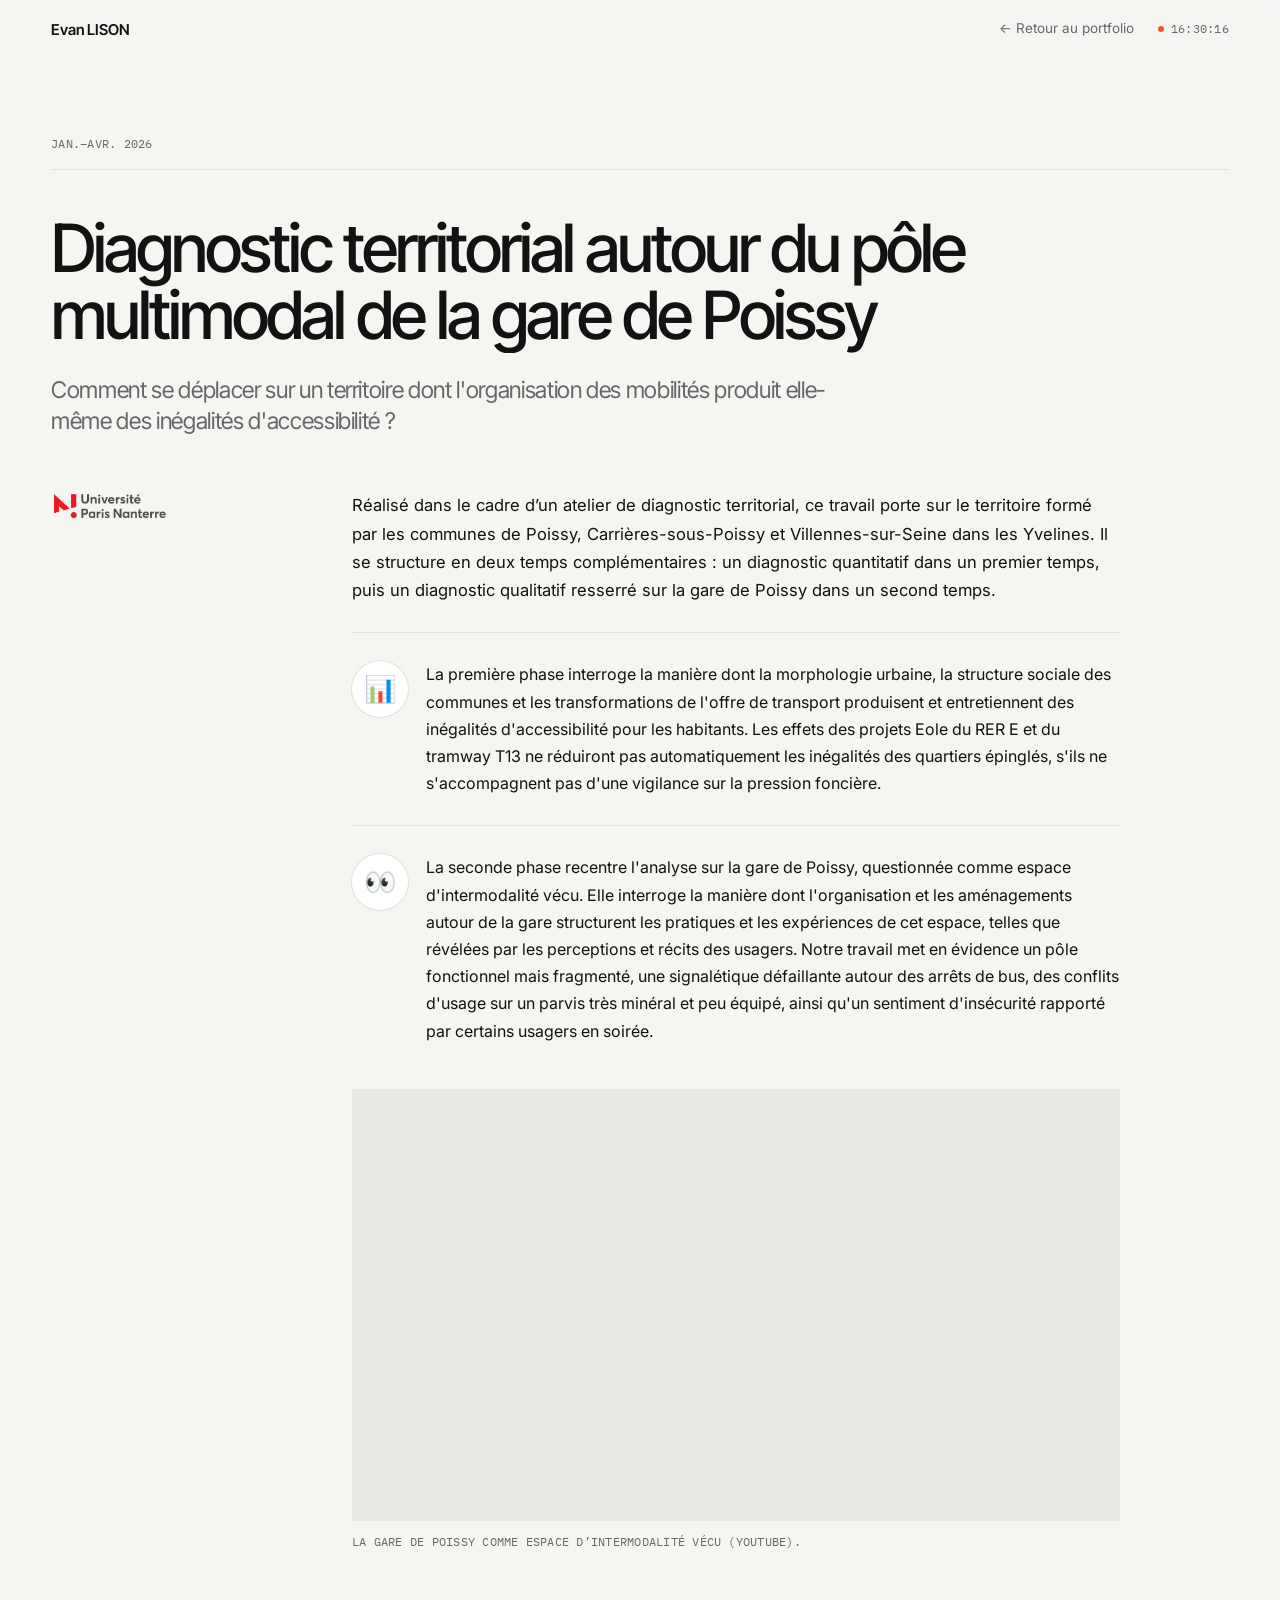
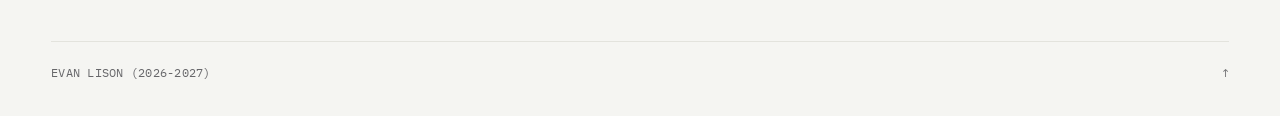
<file: projet/diag-poissy.html>
<!DOCTYPE html>
<html lang="fr">
<head>
  <meta charset="UTF-8">
  <meta name="viewport" content="width=device-width, initial-scale=1.0">
  <script>document.documentElement.classList.add('js');</script>
  <link rel="icon" type="image/png" href="../favicon.png">
  <title>Evan Lison — Portfolio</title>
  <meta property="og:title" content="Evan Lison — Portfolio">
  <meta property="og:image" content="https://evanlison.fr/preview.png">
  <meta property="og:description" content="Diagnostic territorial autour du pôle multimodal de la gare de Poissy">
  <meta property="og:url" content="https://evanlison.fr/projet/diag-poissy.html">
  <link rel="preconnect" href="https://fonts.googleapis.com">
  <link rel="preconnect" href="https://fonts.gstatic.com" crossorigin>
  <link href="https://fonts.googleapis.com/css2?family=IBM+Plex+Mono:wght@400;500&family=Inter+Tight:wght@400..600&family=Inter:wght@400..600&display=swap" rel="stylesheet">
  <style>
:root{--bg:#F5F5F2;--paper:#FFFFFF;--ink:#121212;--ink-2:#67676A;--hair:#E3E3DD;--accent:#E35B2E;--maxw:1320px;--pad:clamp(18px,4vw,56px);
  --sans:"Inter",system-ui,-apple-system,"Segoe UI",sans-serif;--display:"Inter Tight","Inter",system-ui,sans-serif;--mono:"IBM Plex Mono",ui-monospace,Menlo,monospace;--ease:cubic-bezier(.2,.8,.2,1);}
*,*::before,*::after{box-sizing:border-box;}
html{-webkit-text-size-adjust:100%;}
body{margin:0;background:var(--bg);color:var(--ink);font:400 16px/1.6 var(--sans);-webkit-font-smoothing:antialiased;}
img{max-width:100%;display:block;}
a{color:inherit;text-decoration:none;}
p{margin:0;text-wrap:pretty;}
h1,h2{margin:0;font-family:var(--display);text-wrap:balance;}
::selection{background:var(--accent);color:#fff;}
:focus-visible{outline:2px solid var(--accent);outline-offset:3px;}
.mono{font-family:var(--mono);font-size:12px;line-height:1.5;letter-spacing:.02em;text-transform:uppercase;}
.wrap{max-width:var(--maxw);margin-inline:auto;padding-inline:var(--pad);}
.grid{display:grid;grid-template-columns:repeat(12,minmax(0,1fr));column-gap:clamp(14px,2vw,28px);}

.bar{position:fixed;inset:0 0 auto;z-index:40;background:rgba(245,245,242,.82);-webkit-backdrop-filter:blur(14px) saturate(1.4);backdrop-filter:blur(14px) saturate(1.4);border-bottom:1px solid transparent;transition:border-color .3s;}
.bar.is-scrolled{border-color:var(--hair);}
.bar .wrap{display:flex;align-items:center;gap:24px;height:58px;}
.brand{font:600 15px/1 var(--display);letter-spacing:-.01em;}
.back{margin-left:auto;font-size:13.5px;color:var(--ink-2);transition:color .2s;}
.back:hover{color:var(--accent);}
.clock{font-size:11.5px;color:var(--ink-2);white-space:nowrap;font-variant-numeric:tabular-nums;}
.clock i{display:inline-block;width:6px;height:6px;margin-right:7px;border-radius:50%;background:var(--accent);vertical-align:1px;animation:blink 2s steps(1) infinite;}
@keyframes blink{50%{opacity:.25;}}
.progress{position:absolute;left:0;bottom:-1px;height:2px;width:100%;background:var(--accent);transform-origin:left;transform:scaleX(0);}
@media (max-width:600px){.clock{display:none;}}

.d-hero{padding-top:clamp(110px,15vh,160px);padding-bottom:clamp(40px,6vh,64px);}
.d-top{display:flex;flex-wrap:wrap;align-items:center;justify-content:space-between;gap:12px 24px;padding-bottom:16px;border-bottom:1px solid var(--hair);color:var(--ink-2);}
.d-logos{display:flex;flex-wrap:wrap;align-items:center;gap:14px 18px;}
.d-side .d-logos{flex-direction:column;align-items:flex-start;}
.d-end{padding-top:12px;}
.d-logos img{height:30px;width:auto;}
.d-hero h1{margin-top:clamp(28px,5vh,52px);max-width:17em;font-weight:500;font-size:clamp(34px,5.2vw,74px);line-height:1;letter-spacing:-.045em;}
.d-hero h1 .w{display:inline-block;overflow:hidden;vertical-align:top;padding:0 .1em .08em;margin:0 -.1em -.08em;}
.d-hero h1 .w > span{display:inline-block;}
.js .d-hero h1 .w > span{transform:translateY(105%);animation:up 1s var(--ease) forwards;animation-delay:calc(var(--i) * 25ms);}
@keyframes up{to{transform:none;}}
.d-q{margin-top:clamp(20px,3vh,30px);max-width:36em;font:400 clamp(19px,1.8vw,25px)/1.35 var(--display);letter-spacing:-.015em;color:var(--ink-2);}

.d-main{padding-bottom:clamp(60px,10vh,120px);}
.d-side{grid-column:1/4;}
.d-side .sticky{position:sticky;top:96px;}
.d-pill{display:inline-flex;align-items:center;gap:6px;padding:7px 14px;border:1px solid var(--accent);border-radius:999px;color:var(--accent);font-size:13.5px;font-weight:500;transition:background .2s,color .2s;}
.d-pill:hover{background:var(--accent);color:#fff;}
.d-content{grid-column:4/13;max-width:48em;}
.d-content > * + *{margin-top:28px;}
.d-p{font-size:clamp(16.5px,1.3vw,18.5px);line-height:1.7;}
.d-h{font-weight:500;font-size:clamp(24px,2.4vw,32px);line-height:1.15;letter-spacing:-.03em;padding-top:12px;}
.d-point{display:grid;grid-template-columns:56px minmax(0,1fr);gap:18px;padding-top:28px;border-top:1px solid var(--hair);}
.d-point + .d-point{margin-top:28px;}
.d-ico{display:grid;place-items:center;width:56px;height:56px;border-radius:50%;background:var(--paper);box-shadow:0 0 0 1px var(--hair);font-size:26px;line-height:1;}
.d-point p{font-size:clamp(16px,1.25vw,17.5px);line-height:1.7;color:var(--ink);}
.d-list{margin:0;padding-left:1.2em;font-size:17px;line-height:1.7;}
.d-list li::marker{color:var(--accent);}
.d-link{color:var(--accent);border-bottom:1px solid currentColor;}
.d-fig{margin:44px 0 0;}
.d-fig > * + *{margin-top:12px;}
.d-video{position:relative;aspect-ratio:16/9;background:#e9e9e4;overflow:hidden;}
.d-video iframe{position:absolute;inset:0;width:100%;height:100%;border:0;}
.d-fig img{width:100%;height:auto;}
.d-fig figcaption{color:var(--ink-2);}
@media (max-width:860px){
  .d-side,.d-content{grid-column:1/-1;}
  .d-side .sticky{position:static;margin-bottom:30px;}
  .d-side .d-logos{flex-direction:row;}
  .d-point{grid-template-columns:44px minmax(0,1fr);gap:14px;}
  .d-ico{width:44px;height:44px;font-size:21px;}
}
.foot{display:flex;justify-content:space-between;gap:16px;padding:22px 0 34px;border-top:1px solid var(--hair);color:var(--ink-2);}
.foot a:hover{color:var(--accent);}

.js [data-reveal]{opacity:0;transform:translateY(16px);transition:opacity .8s var(--ease),transform .8s var(--ease);}
.js [data-reveal].in{opacity:1;transform:none;}
@media (prefers-reduced-motion:reduce){*,*::before,*::after{animation:none !important;transition:none !important;}.js [data-reveal]{opacity:1;transform:none;}.js .d-hero h1 .w > span{transform:none;}}
</style>
</head>
<body>
<header class="bar">
  <div class="wrap">
    <a class="brand" href="../index.html">Evan LISON</a>
    <a class="back" href="../index.html#diag-poissy">← Retour au portfolio</a>
    <p class="clock mono" aria-label="Heure à Paris"><i></i><span>--:--:--</span></p>
  </div>
  <div class="progress" aria-hidden="true"></div>
</header>

<main>
  <section class="wrap d-hero">
    <div class="d-top"><span class="mono">jan.–avr. 2026</span></div>
    <h1>Diagnostic territorial autour du pôle multimodal de la gare de Poissy</h1>
    <p class="d-q">Comment se déplacer sur un territoire dont l'organisation des mobilités produit elle-même des inégalités d'accessibilité ?</p>
  </section>

  <section class="wrap grid d-main">
    <aside class="d-side"><div class="sticky d-logos"><img src="../images/paris-nanterre.png" alt="Université Paris Nanterre"></div></aside>
    <div class="d-content">
          <p class="d-p" data-reveal>Réalisé dans le cadre d’un atelier de diagnostic territorial, ce travail porte sur le territoire formé par les communes de Poissy, Carrières-sous-Poissy et Villennes-sur-Seine dans les Yvelines. Il se structure en deux temps complémentaires : un diagnostic quantitatif dans un premier temps, puis un diagnostic qualitatif resserré sur la gare de Poissy dans un second temps.</p>
          <div class="d-point" data-reveal><span class="d-ico" aria-hidden="true">📊</span><p>La première phase interroge la manière dont la morphologie urbaine, la structure sociale des communes et les transformations de l'offre de transport produisent et entretiennent des inégalités d'accessibilité pour les habitants. Les effets des projets Eole du RER E et du tramway T13 ne réduiront pas automatiquement les inégalités des quartiers épinglés, s'ils ne s'accompagnent pas d'une vigilance sur la pression foncière.</p></div>
          <div class="d-point" data-reveal><span class="d-ico" aria-hidden="true">👀</span><p>La seconde phase recentre l'analyse sur la gare de Poissy, questionnée comme espace d'intermodalité vécu. Elle interroge la manière dont l'organisation et les aménagements autour de la gare structurent les pratiques et les expériences de cet espace, telles que révélées par les perceptions et récits des usagers. Notre travail met en évidence un pôle fonctionnel mais fragmenté, une signalétique défaillante autour des arrêts de bus, des conflits d'usage sur un parvis très minéral et peu équipé, ainsi qu'un sentiment d'insécurité rapporté par certains usagers en soirée.</p></div>
          <figure class="d-fig" data-reveal><div class="d-video"><iframe src="https://www.youtube-nocookie.com/embed/wgp-_W0dSjU" loading="lazy" title="La gare de Poissy comme espace d’intermodalité vécu (YouTube)." allow="accelerometer; autoplay; clipboard-write; encrypted-media; gyroscope; picture-in-picture" allowfullscreen></iframe></div><figcaption class="mono">La gare de Poissy comme espace d’intermodalité vécu (YouTube).</figcaption></figure>
    </div>
  </section>
</main>

<footer class="wrap">
  <div class="foot mono"><span>Evan LISON (2026-2027)</span><a href="#top" onclick="scrollTo({top:0,behavior:'smooth'});return false;">↑</a></div>
</footer>

<script>
(() => {
  const reduce = matchMedia('(prefers-reduced-motion: reduce)').matches;
  const clock = document.querySelector('.clock span');
  const fmt = new Intl.DateTimeFormat('fr-FR', { timeZone: 'Europe/Paris', hour: '2-digit', minute: '2-digit', second: '2-digit' });
  const tick = () => { clock.textContent = fmt.format(new Date()); };
  tick(); setInterval(tick, 1000);

  /* Titre : chaque mot monte à son tour */
  const h1 = document.querySelector('.d-hero h1');
  let i = 0;
  const wrapWords = node => {
    [...node.childNodes].forEach(n => {
      if (n.nodeType === 3) {
        const frag = document.createDocumentFragment();
        n.textContent.split(/(\s+)/).forEach(part => {
          if (!part) return;
          if (/^\s+$/.test(part)) { frag.appendChild(document.createTextNode(part)); return; }
          const w = document.createElement('span'); w.className = 'w';
          w.innerHTML = '<span style="--i:' + (i++) + '"></span>'; w.firstChild.textContent = part; frag.appendChild(w);
        });
        n.replaceWith(frag);
      } else if (n.nodeType === 1) wrapWords(n);
    });
  };
  if (!reduce) wrapWords(h1);

  /* Apparitions */
  const els = document.querySelectorAll('[data-reveal]');
  if ('IntersectionObserver' in window && !reduce) {
    const io = new IntersectionObserver(es => es.forEach(en => { if (en.isIntersecting) { en.target.classList.add('in'); io.unobserve(en.target); } }), { rootMargin: '0px 0px -6% 0px', threshold: .06 });
    els.forEach(el => io.observe(el));
  } else els.forEach(el => el.classList.add('in'));

  /* Barre : progression de lecture */
  const bar = document.querySelector('.bar'), prog = document.querySelector('.progress');
  let ticking = false;
  const update = () => {
    const max = document.documentElement.scrollHeight - innerHeight;
    prog.style.transform = `scaleX(${max > 0 ? Math.min(1, scrollY / max) : 0})`;
    bar.classList.toggle('is-scrolled', scrollY > 8);
    ticking = false;
  };
  addEventListener('scroll', () => { if (!ticking) { ticking = true; requestAnimationFrame(update); } }, { passive: true });
  addEventListener('resize', update);
  update();
})();
</script>
</body>
</html>
</file>
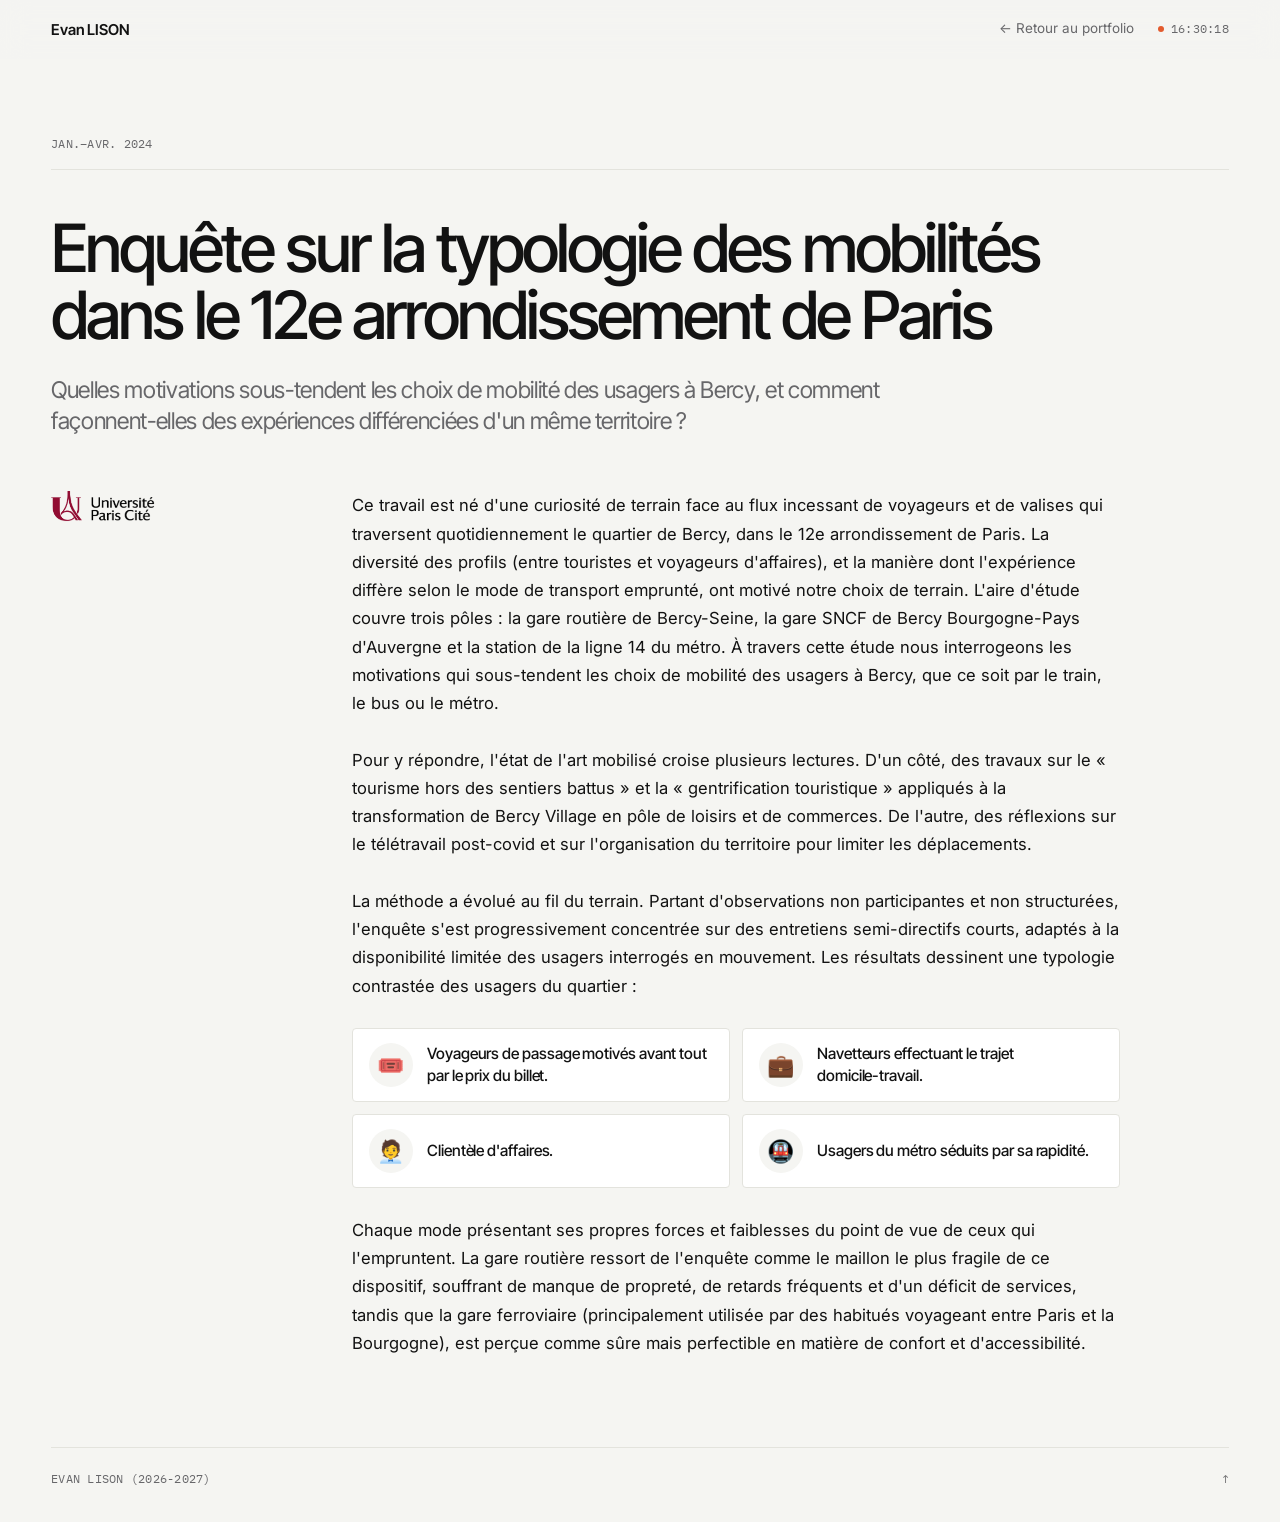
<file: projet/enquete-bercy.html>
<!DOCTYPE html>
<html lang="fr">
<head>
  <meta charset="UTF-8">
  <meta name="viewport" content="width=device-width, initial-scale=1.0">
  <script>document.documentElement.classList.add('js');</script>
  <link rel="icon" type="image/png" href="../favicon.png">
  <title>Evan Lison — Portfolio</title>
  <meta property="og:title" content="Evan Lison — Portfolio">
  <meta property="og:image" content="https://evanlison.fr/preview.png">
  <meta property="og:description" content="Enquête sur la typologie des mobilités dans le 12e arrondissement de Paris">
  <meta property="og:url" content="https://evanlison.fr/projet/enquete-bercy.html">
  <link rel="preconnect" href="https://fonts.googleapis.com">
  <link rel="preconnect" href="https://fonts.gstatic.com" crossorigin>
  <link href="https://fonts.googleapis.com/css2?family=IBM+Plex+Mono:wght@400;500&family=Inter+Tight:wght@400..600&family=Inter:wght@400..600&display=swap" rel="stylesheet">
  <style>
:root{--bg:#F5F5F2;--paper:#FFFFFF;--ink:#121212;--ink-2:#67676A;--hair:#E3E3DD;--accent:#E35B2E;--maxw:1320px;--pad:clamp(18px,4vw,56px);
  --sans:"Inter",system-ui,-apple-system,"Segoe UI",sans-serif;--display:"Inter Tight","Inter",system-ui,sans-serif;--mono:"IBM Plex Mono",ui-monospace,Menlo,monospace;--ease:cubic-bezier(.2,.8,.2,1);}
*,*::before,*::after{box-sizing:border-box;}
html{-webkit-text-size-adjust:100%;}
body{margin:0;background:var(--bg);color:var(--ink);font:400 16px/1.6 var(--sans);-webkit-font-smoothing:antialiased;}
img{max-width:100%;display:block;}
a{color:inherit;text-decoration:none;}
p{margin:0;text-wrap:pretty;}
h1,h2{margin:0;font-family:var(--display);text-wrap:balance;}
::selection{background:var(--accent);color:#fff;}
:focus-visible{outline:2px solid var(--accent);outline-offset:3px;}
.mono{font-family:var(--mono);font-size:12px;line-height:1.5;letter-spacing:.02em;text-transform:uppercase;}
.wrap{max-width:var(--maxw);margin-inline:auto;padding-inline:var(--pad);}
.grid{display:grid;grid-template-columns:repeat(12,minmax(0,1fr));column-gap:clamp(14px,2vw,28px);}

.bar{position:fixed;inset:0 0 auto;z-index:40;background:rgba(245,245,242,.82);-webkit-backdrop-filter:blur(14px) saturate(1.4);backdrop-filter:blur(14px) saturate(1.4);border-bottom:1px solid transparent;transition:border-color .3s;}
.bar.is-scrolled{border-color:var(--hair);}
.bar .wrap{display:flex;align-items:center;gap:24px;height:58px;}
.brand{font:600 15px/1 var(--display);letter-spacing:-.01em;}
.back{margin-left:auto;font-size:13.5px;color:var(--ink-2);transition:color .2s;}
.back:hover{color:var(--accent);}
.clock{font-size:11.5px;color:var(--ink-2);white-space:nowrap;font-variant-numeric:tabular-nums;}
.clock i{display:inline-block;width:6px;height:6px;margin-right:7px;border-radius:50%;background:var(--accent);vertical-align:1px;animation:blink 2s steps(1) infinite;}
@keyframes blink{50%{opacity:.25;}}
.progress{position:absolute;left:0;bottom:-1px;height:2px;width:100%;background:var(--accent);transform-origin:left;transform:scaleX(0);}
@media (max-width:600px){.clock{display:none;}}

.d-hero{padding-top:clamp(110px,15vh,160px);padding-bottom:clamp(40px,6vh,64px);}
.d-top{display:flex;flex-wrap:wrap;align-items:center;justify-content:space-between;gap:12px 24px;padding-bottom:16px;border-bottom:1px solid var(--hair);color:var(--ink-2);}
.d-logos{display:flex;flex-wrap:wrap;align-items:center;gap:14px 18px;}
.d-side .d-logos{flex-direction:column;align-items:flex-start;}
.d-end{padding-top:12px;}
.d-logos img{height:30px;width:auto;}
.d-hero h1{margin-top:clamp(28px,5vh,52px);max-width:17em;font-weight:500;font-size:clamp(34px,5.2vw,74px);line-height:1;letter-spacing:-.045em;}
.d-hero h1 .w{display:inline-block;overflow:hidden;vertical-align:top;padding:0 .1em .08em;margin:0 -.1em -.08em;}
.d-hero h1 .w > span{display:inline-block;}
.js .d-hero h1 .w > span{transform:translateY(105%);animation:up 1s var(--ease) forwards;animation-delay:calc(var(--i) * 25ms);}
@keyframes up{to{transform:none;}}
.d-q{margin-top:clamp(20px,3vh,30px);max-width:36em;font:400 clamp(19px,1.8vw,25px)/1.35 var(--display);letter-spacing:-.015em;color:var(--ink-2);}

.d-main{padding-bottom:clamp(60px,10vh,120px);}
.d-side{grid-column:1/4;}
.d-side .sticky{position:sticky;top:96px;}
.d-pill{display:inline-flex;align-items:center;gap:6px;padding:7px 14px;border:1px solid var(--accent);border-radius:999px;color:var(--accent);font-size:13.5px;font-weight:500;transition:background .2s,color .2s;}
.d-pill:hover{background:var(--accent);color:#fff;}
.d-content{grid-column:4/13;max-width:48em;}
.d-content > * + *{margin-top:28px;}
.d-p{font-size:clamp(16.5px,1.3vw,18.5px);line-height:1.7;}
.d-h{font-weight:500;font-size:clamp(24px,2.4vw,32px);line-height:1.15;letter-spacing:-.03em;padding-top:12px;}
.d-point{display:grid;grid-template-columns:56px minmax(0,1fr);gap:18px;padding-top:28px;border-top:1px solid var(--hair);}
.d-point + .d-point{margin-top:28px;}
.d-ico{display:grid;place-items:center;width:56px;height:56px;border-radius:50%;background:var(--paper);box-shadow:0 0 0 1px var(--hair);font-size:26px;line-height:1;}
.d-point p{font-size:clamp(16px,1.25vw,17.5px);line-height:1.7;color:var(--ink);}
.d-cards{display:grid;grid-template-columns:repeat(2,minmax(0,1fr));gap:12px;}
.d-card{display:flex;align-items:center;gap:14px;padding:14px 16px;background:var(--paper);border:1px solid var(--hair);border-radius:4px;}
.d-card .d-ico{flex:none;width:44px;height:44px;font-size:22px;box-shadow:none;background:var(--bg);}
.d-card p{font:500 clamp(15.5px,1.2vw,17px)/1.4 var(--display);letter-spacing:-.005em;}
@media (max-width:560px){.d-cards{grid-template-columns:1fr;}}
.d-list{margin:0;padding-left:1.2em;font-size:17px;line-height:1.7;}
.d-list li::marker{color:var(--accent);}
.d-link{color:var(--accent);border-bottom:1px solid currentColor;}
.d-fig{margin:44px 0 0;}
.d-fig > * + *{margin-top:12px;}
.d-video{position:relative;aspect-ratio:16/9;background:#e9e9e4;overflow:hidden;}
.d-video iframe{position:absolute;inset:0;width:100%;height:100%;border:0;}
.d-fig img{width:100%;height:auto;}
.d-fig figcaption{color:var(--ink-2);}
@media (max-width:860px){
  .d-side,.d-content{grid-column:1/-1;}
  .d-side .sticky{position:static;margin-bottom:30px;}
  .d-side .d-logos{flex-direction:row;}
  .d-point{grid-template-columns:44px minmax(0,1fr);gap:14px;}
  .d-ico{width:44px;height:44px;font-size:21px;}
}
.foot{display:flex;justify-content:space-between;gap:16px;padding:22px 0 34px;border-top:1px solid var(--hair);color:var(--ink-2);}
.foot a:hover{color:var(--accent);}

.js [data-reveal]{opacity:0;transform:translateY(16px);transition:opacity .8s var(--ease),transform .8s var(--ease);}
.js [data-reveal].in{opacity:1;transform:none;}
@media (prefers-reduced-motion:reduce){*,*::before,*::after{animation:none !important;transition:none !important;}.js [data-reveal]{opacity:1;transform:none;}.js .d-hero h1 .w > span{transform:none;}}
</style>
</head>
<body>
<header class="bar">
  <div class="wrap">
    <a class="brand" href="../index.html">Evan LISON</a>
    <a class="back" href="../index.html#enquete-bercy">← Retour au portfolio</a>
    <p class="clock mono" aria-label="Heure à Paris"><i></i><span>--:--:--</span></p>
  </div>
  <div class="progress" aria-hidden="true"></div>
</header>

<main>
  <section class="wrap d-hero">
    <div class="d-top"><span class="mono">jan.–avr. 2024</span></div>
    <h1>Enquête sur la typologie des mobilités dans le 12e arrondissement de Paris</h1>
    <p class="d-q">Quelles motivations sous-tendent les choix de mobilité des usagers à Bercy, et comment façonnent-elles des expériences différenciées d'un même territoire ?</p>
  </section>

  <section class="wrap grid d-main">
    <aside class="d-side"><div class="sticky d-logos"><img src="../images/paris-cite.png" alt="Université Paris Cité"></div></aside>
    <div class="d-content">
          <p class="d-p" data-reveal>Ce travail est né d'une curiosité de terrain face au flux incessant de voyageurs et de valises qui traversent quotidiennement le quartier de Bercy, dans le 12e arrondissement de Paris. La diversité des profils (entre touristes et voyageurs d'affaires), et la manière dont l'expérience diffère selon le mode de transport emprunté, ont motivé notre choix de terrain. L'aire d'étude couvre trois pôles : la gare routière de Bercy-Seine, la gare SNCF de Bercy Bourgogne-Pays d'Auvergne et la station de la ligne 14 du métro. À travers cette étude nous interrogeons les motivations qui sous-tendent les choix de mobilité des usagers à Bercy, que ce soit par le train, le bus ou le métro.</p>
          <p class="d-p" data-reveal>Pour y répondre, l'état de l'art mobilisé croise plusieurs lectures. D'un côté, des travaux sur le « tourisme hors des sentiers battus » et la « gentrification touristique » appliqués à la transformation de Bercy Village en pôle de loisirs et de commerces. De l'autre, des réflexions sur le télétravail post-covid et sur l'organisation du territoire pour limiter les déplacements.</p>
          <p class="d-p" data-reveal>La méthode a évolué au fil du terrain. Partant d'observations non participantes et non structurées, l'enquête s'est progressivement concentrée sur des entretiens semi-directifs courts, adaptés à la disponibilité limitée des usagers interrogés en mouvement. Les résultats dessinent une typologie contrastée des usagers du quartier :</p>
          <div class="d-cards" data-reveal><div class="d-card"><span class="d-ico" aria-hidden="true">🎟️</span><p>Voyageurs de passage motivés avant tout par le prix du billet.</p></div><div class="d-card"><span class="d-ico" aria-hidden="true">💼</span><p>Navetteurs effectuant le trajet domicile-travail.</p></div><div class="d-card"><span class="d-ico" aria-hidden="true">🧑‍💼</span><p>Clientèle d'affaires.</p></div><div class="d-card"><span class="d-ico" aria-hidden="true">🚇</span><p>Usagers du métro séduits par sa rapidité.</p></div></div>
          <p class="d-p" data-reveal>Chaque mode présentant ses propres forces et faiblesses du point de vue de ceux qui l'empruntent. La gare routière ressort de l'enquête comme le maillon le plus fragile de ce dispositif, souffrant de manque de propreté, de retards fréquents et d'un déficit de services, tandis que la gare ferroviaire (principalement utilisée par des habitués voyageant entre Paris et la Bourgogne), est perçue comme sûre mais perfectible en matière de confort et d'accessibilité.</p>
    </div>
  </section>
</main>

<footer class="wrap">
  <div class="foot mono"><span>Evan LISON (2026-2027)</span><a href="#top" onclick="scrollTo({top:0,behavior:'smooth'});return false;">↑</a></div>
</footer>

<script>
(() => {
  const reduce = matchMedia('(prefers-reduced-motion: reduce)').matches;
  const clock = document.querySelector('.clock span');
  const fmt = new Intl.DateTimeFormat('fr-FR', { timeZone: 'Europe/Paris', hour: '2-digit', minute: '2-digit', second: '2-digit' });
  const tick = () => { clock.textContent = fmt.format(new Date()); };
  tick(); setInterval(tick, 1000);

  /* Titre : chaque mot monte à son tour */
  const h1 = document.querySelector('.d-hero h1');
  let i = 0;
  const wrapWords = node => {
    [...node.childNodes].forEach(n => {
      if (n.nodeType === 3) {
        const frag = document.createDocumentFragment();
        n.textContent.split(/(\s+)/).forEach(part => {
          if (!part) return;
          if (/^\s+$/.test(part)) { frag.appendChild(document.createTextNode(part)); return; }
          const w = document.createElement('span'); w.className = 'w';
          w.innerHTML = '<span style="--i:' + (i++) + '"></span>'; w.firstChild.textContent = part; frag.appendChild(w);
        });
        n.replaceWith(frag);
      } else if (n.nodeType === 1) wrapWords(n);
    });
  };
  if (!reduce) wrapWords(h1);

  /* Apparitions */
  const els = document.querySelectorAll('[data-reveal]');
  if ('IntersectionObserver' in window && !reduce) {
    const io = new IntersectionObserver(es => es.forEach(en => { if (en.isIntersecting) { en.target.classList.add('in'); io.unobserve(en.target); } }), { rootMargin: '0px 0px -6% 0px', threshold: .06 });
    els.forEach(el => io.observe(el));
  } else els.forEach(el => el.classList.add('in'));

  /* Barre : progression de lecture */
  const bar = document.querySelector('.bar'), prog = document.querySelector('.progress');
  let ticking = false;
  const update = () => {
    const max = document.documentElement.scrollHeight - innerHeight;
    prog.style.transform = `scaleX(${max > 0 ? Math.min(1, scrollY / max) : 0})`;
    bar.classList.toggle('is-scrolled', scrollY > 8);
    ticking = false;
  };
  addEventListener('scroll', () => { if (!ticking) { ticking = true; requestAnimationFrame(update); } }, { passive: true });
  addEventListener('resize', update);
  update();
})();
</script>
</body>
</html>
</file>
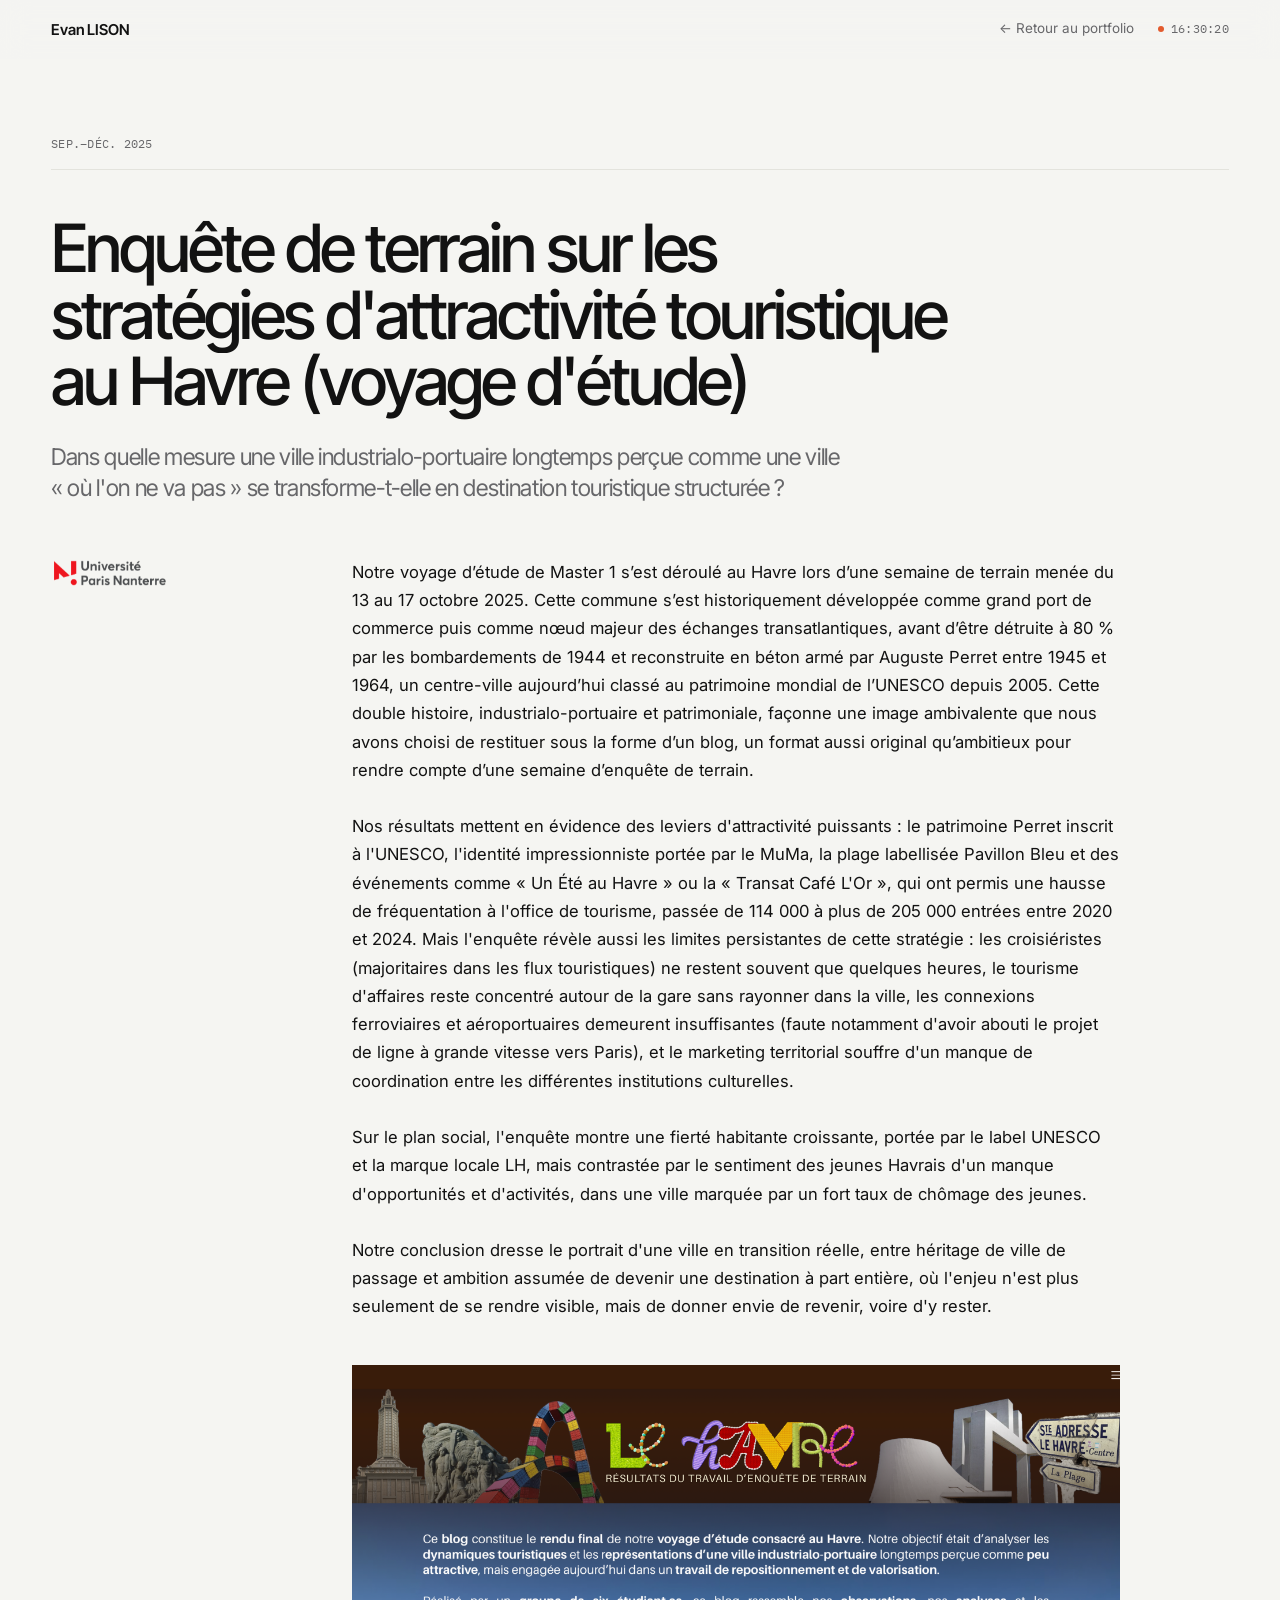
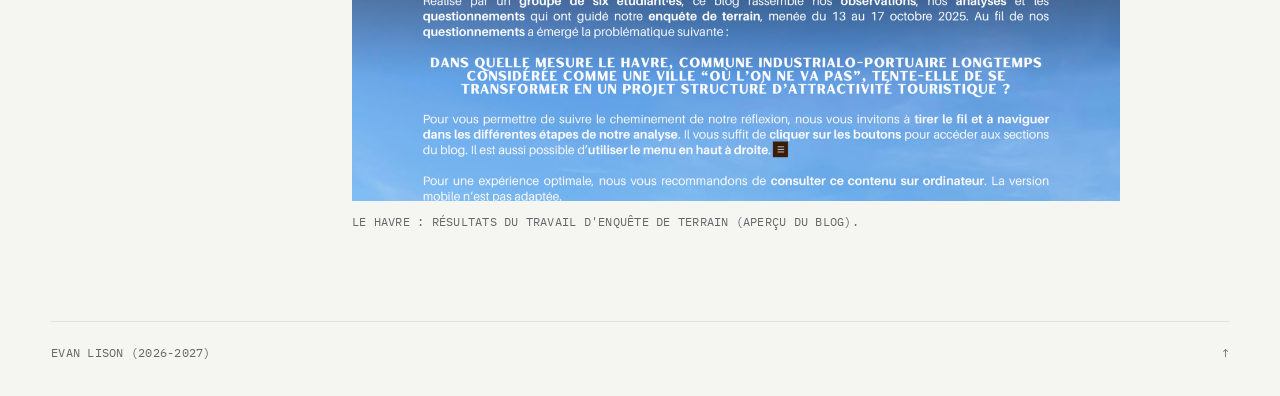
<file: projet/enquete-havre.html>
<!DOCTYPE html>
<html lang="fr">
<head>
  <meta charset="UTF-8">
  <meta name="viewport" content="width=device-width, initial-scale=1.0">
  <script>document.documentElement.classList.add('js');</script>
  <link rel="icon" type="image/png" href="../favicon.png">
  <title>Evan Lison — Portfolio</title>
  <meta property="og:title" content="Evan Lison — Portfolio">
  <meta property="og:image" content="https://evanlison.fr/preview.png">
  <meta property="og:description" content="Enquête de terrain sur les stratégies d'attractivité touristique au Havre (voyage d'étude)">
  <meta property="og:url" content="https://evanlison.fr/projet/enquete-havre.html">
  <link rel="preconnect" href="https://fonts.googleapis.com">
  <link rel="preconnect" href="https://fonts.gstatic.com" crossorigin>
  <link href="https://fonts.googleapis.com/css2?family=IBM+Plex+Mono:wght@400;500&family=Inter+Tight:wght@400..600&family=Inter:wght@400..600&display=swap" rel="stylesheet">
  <style>
:root{--bg:#F5F5F2;--paper:#FFFFFF;--ink:#121212;--ink-2:#67676A;--hair:#E3E3DD;--accent:#E35B2E;--maxw:1320px;--pad:clamp(18px,4vw,56px);
  --sans:"Inter",system-ui,-apple-system,"Segoe UI",sans-serif;--display:"Inter Tight","Inter",system-ui,sans-serif;--mono:"IBM Plex Mono",ui-monospace,Menlo,monospace;--ease:cubic-bezier(.2,.8,.2,1);}
*,*::before,*::after{box-sizing:border-box;}
html{-webkit-text-size-adjust:100%;}
body{margin:0;background:var(--bg);color:var(--ink);font:400 16px/1.6 var(--sans);-webkit-font-smoothing:antialiased;}
img{max-width:100%;display:block;}
a{color:inherit;text-decoration:none;}
p{margin:0;text-wrap:pretty;}
h1,h2{margin:0;font-family:var(--display);text-wrap:balance;}
::selection{background:var(--accent);color:#fff;}
:focus-visible{outline:2px solid var(--accent);outline-offset:3px;}
.mono{font-family:var(--mono);font-size:12px;line-height:1.5;letter-spacing:.02em;text-transform:uppercase;}
.wrap{max-width:var(--maxw);margin-inline:auto;padding-inline:var(--pad);}
.grid{display:grid;grid-template-columns:repeat(12,minmax(0,1fr));column-gap:clamp(14px,2vw,28px);}

.bar{position:fixed;inset:0 0 auto;z-index:40;background:rgba(245,245,242,.82);-webkit-backdrop-filter:blur(14px) saturate(1.4);backdrop-filter:blur(14px) saturate(1.4);border-bottom:1px solid transparent;transition:border-color .3s;}
.bar.is-scrolled{border-color:var(--hair);}
.bar .wrap{display:flex;align-items:center;gap:24px;height:58px;}
.brand{font:600 15px/1 var(--display);letter-spacing:-.01em;}
.back{margin-left:auto;font-size:13.5px;color:var(--ink-2);transition:color .2s;}
.back:hover{color:var(--accent);}
.clock{font-size:11.5px;color:var(--ink-2);white-space:nowrap;font-variant-numeric:tabular-nums;}
.clock i{display:inline-block;width:6px;height:6px;margin-right:7px;border-radius:50%;background:var(--accent);vertical-align:1px;animation:blink 2s steps(1) infinite;}
@keyframes blink{50%{opacity:.25;}}
.progress{position:absolute;left:0;bottom:-1px;height:2px;width:100%;background:var(--accent);transform-origin:left;transform:scaleX(0);}
@media (max-width:600px){.clock{display:none;}}

.d-hero{padding-top:clamp(110px,15vh,160px);padding-bottom:clamp(40px,6vh,64px);}
.d-top{display:flex;flex-wrap:wrap;align-items:center;justify-content:space-between;gap:12px 24px;padding-bottom:16px;border-bottom:1px solid var(--hair);color:var(--ink-2);}
.d-logos{display:flex;flex-wrap:wrap;align-items:center;gap:14px 18px;}
.d-side .d-logos{flex-direction:column;align-items:flex-start;}
.d-end{padding-top:12px;}
.d-logos img{height:30px;width:auto;max-width:100%;flex:none;object-fit:contain;object-position:left center;}
.d-hero h1{margin-top:clamp(28px,5vh,52px);max-width:17em;font-weight:500;font-size:clamp(34px,5.2vw,74px);line-height:1;letter-spacing:-.045em;}
.d-hero h1 .w{display:inline-block;overflow:hidden;vertical-align:top;padding:0 .1em .08em;margin:0 -.1em -.08em;}
.d-hero h1 .w > span{display:inline-block;}
.js .d-hero h1 .w > span{transform:translateY(105%);animation:up 1s var(--ease) forwards;animation-delay:calc(var(--i) * 25ms);}
@keyframes up{to{transform:none;}}
.d-q{margin-top:clamp(20px,3vh,30px);max-width:36em;font:400 clamp(19px,1.8vw,25px)/1.35 var(--display);letter-spacing:-.015em;color:var(--ink-2);}

.d-main{padding-bottom:clamp(60px,10vh,120px);}
.d-side{grid-column:1/4;}
.d-side .sticky{position:sticky;top:96px;}
.d-pill{display:inline-flex;align-items:center;gap:6px;padding:7px 14px;border:1px solid var(--accent);border-radius:999px;color:var(--accent);font-size:13.5px;font-weight:500;transition:background .2s,color .2s;}
.d-pill:hover{background:var(--accent);color:#fff;}
.d-content{grid-column:4/13;max-width:48em;}
.d-content > * + *{margin-top:28px;}
.d-p{font-size:clamp(16.5px,1.3vw,18.5px);line-height:1.7;}
.d-h{font-weight:500;font-size:clamp(24px,2.4vw,32px);line-height:1.15;letter-spacing:-.03em;padding-top:12px;}
.d-point{display:grid;grid-template-columns:56px minmax(0,1fr);gap:18px;padding-top:28px;border-top:1px solid var(--hair);}
.d-point + .d-point{margin-top:28px;}
.d-ico{display:grid;place-items:center;width:56px;height:56px;border-radius:50%;background:var(--paper);box-shadow:0 0 0 1px var(--hair);font-size:26px;line-height:1;}
.d-point p{font-size:clamp(16px,1.25vw,17.5px);line-height:1.7;color:var(--ink);}
.d-cards{display:grid;grid-template-columns:repeat(2,minmax(0,1fr));gap:12px;}
.d-card{display:flex;align-items:center;gap:14px;padding:14px 16px;background:var(--paper);border:1px solid var(--hair);border-radius:4px;}
.d-card .d-ico{flex:none;width:44px;height:44px;font-size:22px;box-shadow:none;background:var(--bg);}
.d-card p{font:500 clamp(15.5px,1.2vw,17px)/1.4 var(--display);letter-spacing:-.005em;}
@media (max-width:560px){.d-cards{grid-template-columns:1fr;}}
.d-list{margin:0;padding-left:1.2em;font-size:17px;line-height:1.7;}
.d-list li::marker{color:var(--accent);}
.d-link{color:var(--accent);border-bottom:1px solid currentColor;}
.d-fig{margin:44px 0 0;}
.d-fig > * + *{margin-top:12px;}
.d-video{position:relative;aspect-ratio:16/9;background:#e9e9e4;overflow:hidden;}
.d-video iframe{position:absolute;inset:0;width:100%;height:100%;border:0;}
.d-fig img{width:100%;height:auto;}
.d-imglink{position:relative;display:block;overflow:hidden;}
.d-imglink img{transition:transform .8s var(--ease);}
.d-imglink:hover img{transform:scale(1.02);}
.d-open{position:absolute;right:12px;bottom:12px;padding:6px 11px;border-radius:999px;background:var(--accent);color:#fff;transition:transform .3s var(--ease);}
.d-imglink:hover .d-open{transform:translateY(-2px);}
.d-fig figcaption{color:var(--ink-2);}
@media (max-width:860px){
  .d-side,.d-content{grid-column:1/-1;}
  .d-side .sticky{position:static;margin-bottom:30px;}
  .d-side .d-logos{flex-direction:row;}
  .d-point{grid-template-columns:44px minmax(0,1fr);gap:14px;}
  .d-ico{width:44px;height:44px;font-size:21px;}
}
.foot{display:flex;justify-content:space-between;gap:16px;padding:22px 0 34px;border-top:1px solid var(--hair);color:var(--ink-2);}
.foot a:hover{color:var(--accent);}

.js [data-reveal]{opacity:0;transform:translateY(16px);transition:opacity .8s var(--ease),transform .8s var(--ease);}
.js [data-reveal].in{opacity:1;transform:none;}
@media (prefers-reduced-motion:reduce){*,*::before,*::after{animation:none !important;transition:none !important;}.js [data-reveal]{opacity:1;transform:none;}.js .d-hero h1 .w > span{transform:none;}}
</style>
</head>
<body>
<header class="bar">
  <div class="wrap">
    <a class="brand" href="../index.html">Evan LISON</a>
    <a class="back" href="../index.html#enquete-havre">← Retour au portfolio</a>
    <p class="clock mono" aria-label="Heure à Paris"><i></i><span>--:--:--</span></p>
  </div>
  <div class="progress" aria-hidden="true"></div>
</header>

<main>
  <section class="wrap d-hero">
    <div class="d-top"><span class="mono">sep.–déc. 2025</span></div>
    <h1>Enquête de terrain sur les stratégies d'attractivité touristique au Havre (voyage d'étude)</h1>
    <p class="d-q">Dans quelle mesure une ville industrialo-portuaire longtemps perçue comme une ville « où l'on ne va pas » se transforme-t-elle en destination touristique structurée ?</p>
  </section>

  <section class="wrap grid d-main">
    <aside class="d-side"><div class="sticky d-logos"><img src="../images/paris-nanterre.png" alt="Université Paris Nanterre"></div></aside>
    <div class="d-content">
          <p class="d-p" data-reveal>Notre voyage d’étude de Master 1 s’est déroulé au Havre lors d’une semaine de terrain menée du 13 au 17 octobre 2025. Cette commune s’est historiquement développée comme grand port de commerce puis comme nœud majeur des échanges transatlantiques, avant d’être détruite à 80 % par les bombardements de 1944 et reconstruite en béton armé par Auguste Perret entre 1945 et 1964, un centre-ville aujourd’hui classé au patrimoine mondial de l’UNESCO depuis 2005. Cette double histoire, industrialo-portuaire et patrimoniale, façonne une image ambivalente que nous avons choisi de restituer sous la forme d’un blog, un format aussi original qu’ambitieux pour rendre compte d’une semaine d’enquête de terrain.</p>
          <p class="d-p" data-reveal>Nos résultats mettent en évidence des leviers d'attractivité puissants : le patrimoine Perret inscrit à l'UNESCO, l'identité impressionniste portée par le MuMa, la plage labellisée Pavillon Bleu et des événements comme « Un Été au Havre » ou la « Transat Café L'Or », qui ont permis une hausse de fréquentation à l'office de tourisme, passée de 114 000 à plus de 205 000 entrées entre 2020 et 2024. Mais l'enquête révèle aussi les limites persistantes de cette stratégie : les croisiéristes (majoritaires dans les flux touristiques) ne restent souvent que quelques heures, le tourisme d'affaires reste concentré autour de la gare sans rayonner dans la ville, les connexions ferroviaires et aéroportuaires demeurent insuffisantes (faute notamment d'avoir abouti le projet de ligne à grande vitesse vers Paris), et le marketing territorial souffre d'un manque de coordination entre les différentes institutions culturelles.</p>
          <p class="d-p" data-reveal>Sur le plan social, l'enquête montre une fierté habitante croissante, portée par le label UNESCO et la marque locale LH, mais contrastée par le sentiment des jeunes Havrais d'un manque d'opportunités et d'activités, dans une ville marquée par un fort taux de chômage des jeunes.</p>
          <p class="d-p" data-reveal>Notre conclusion dresse le portrait d'une ville en transition réelle, entre héritage de ville de passage et ambition assumée de devenir une destination à part entière, où l'enjeu n'est plus seulement de se rendre visible, mais de donner envie de revenir, voire d'y rester.</p>
          <figure class="d-fig" data-reveal><img src="../images/blog-havre.png" alt="Illustrations" loading="lazy"><figcaption class="mono">Le Havre : résultats du travail d'enquête de terrain (aperçu du blog).</figcaption></figure>
    </div>
  </section>
</main>

<footer class="wrap">
  <div class="foot mono"><span>Evan LISON (2026-2027)</span><a href="#top" onclick="scrollTo({top:0,behavior:'smooth'});return false;">↑</a></div>
</footer>

<script>
(() => {
  const reduce = matchMedia('(prefers-reduced-motion: reduce)').matches;
  const clock = document.querySelector('.clock span');
  const fmt = new Intl.DateTimeFormat('fr-FR', { timeZone: 'Europe/Paris', hour: '2-digit', minute: '2-digit', second: '2-digit' });
  const tick = () => { clock.textContent = fmt.format(new Date()); };
  tick(); setInterval(tick, 1000);

  /* Titre : chaque mot monte à son tour */
  const h1 = document.querySelector('.d-hero h1');
  let i = 0;
  const wrapWords = node => {
    [...node.childNodes].forEach(n => {
      if (n.nodeType === 3) {
        const frag = document.createDocumentFragment();
        n.textContent.split(/(\s+)/).forEach(part => {
          if (!part) return;
          if (/^\s+$/.test(part)) { frag.appendChild(document.createTextNode(part)); return; }
          const w = document.createElement('span'); w.className = 'w';
          w.innerHTML = '<span style="--i:' + (i++) + '"></span>'; w.firstChild.textContent = part; frag.appendChild(w);
        });
        n.replaceWith(frag);
      } else if (n.nodeType === 1) wrapWords(n);
    });
  };
  if (!reduce) wrapWords(h1);

  /* Apparitions */
  const els = document.querySelectorAll('[data-reveal]');
  if ('IntersectionObserver' in window && !reduce) {
    const io = new IntersectionObserver(es => es.forEach(en => { if (en.isIntersecting) { en.target.classList.add('in'); io.unobserve(en.target); } }), { rootMargin: '0px 0px -6% 0px', threshold: .06 });
    els.forEach(el => io.observe(el));
  } else els.forEach(el => el.classList.add('in'));

  /* Barre : progression de lecture */
  const bar = document.querySelector('.bar'), prog = document.querySelector('.progress');
  let ticking = false;
  const update = () => {
    const max = document.documentElement.scrollHeight - innerHeight;
    prog.style.transform = `scaleX(${max > 0 ? Math.min(1, scrollY / max) : 0})`;
    bar.classList.toggle('is-scrolled', scrollY > 8);
    ticking = false;
  };
  addEventListener('scroll', () => { if (!ticking) { ticking = true; requestAnimationFrame(update); } }, { passive: true });
  addEventListener('resize', update);
  update();
})();
</script>
</body>
</html>
</file>
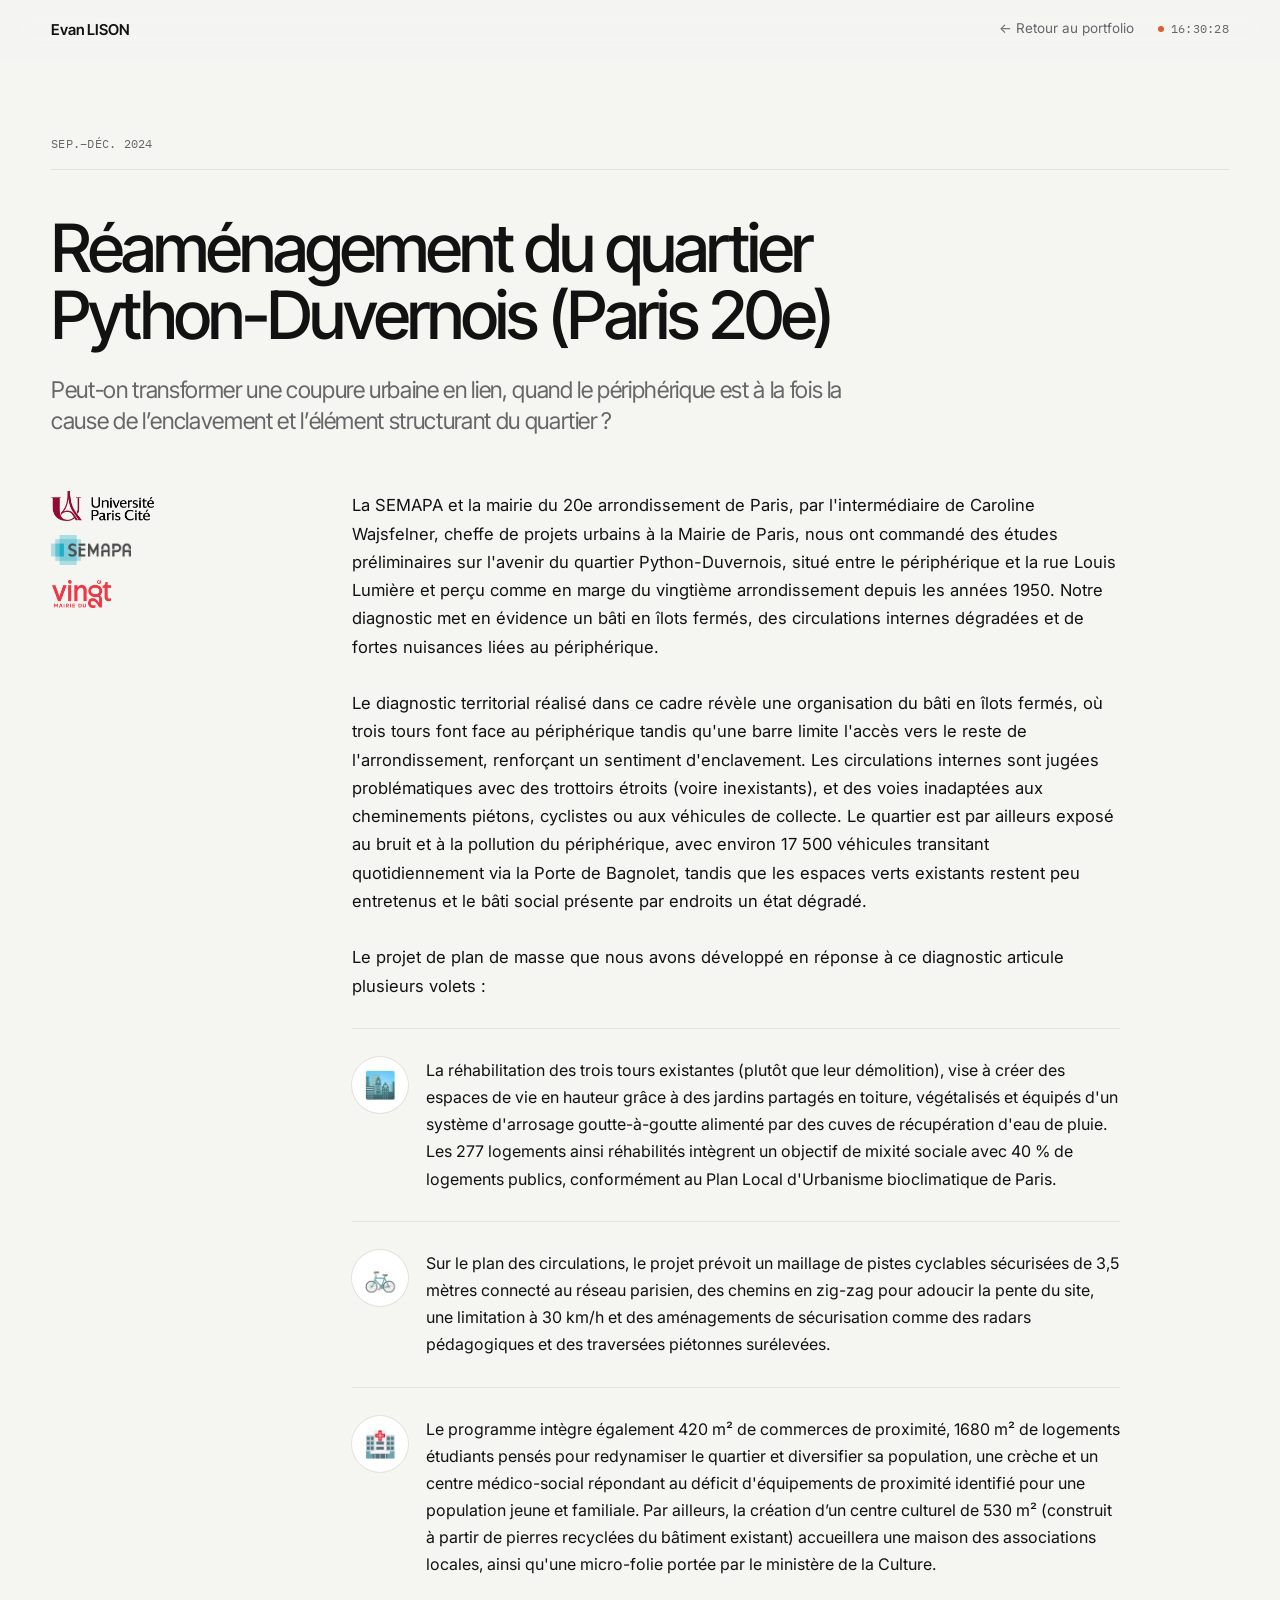
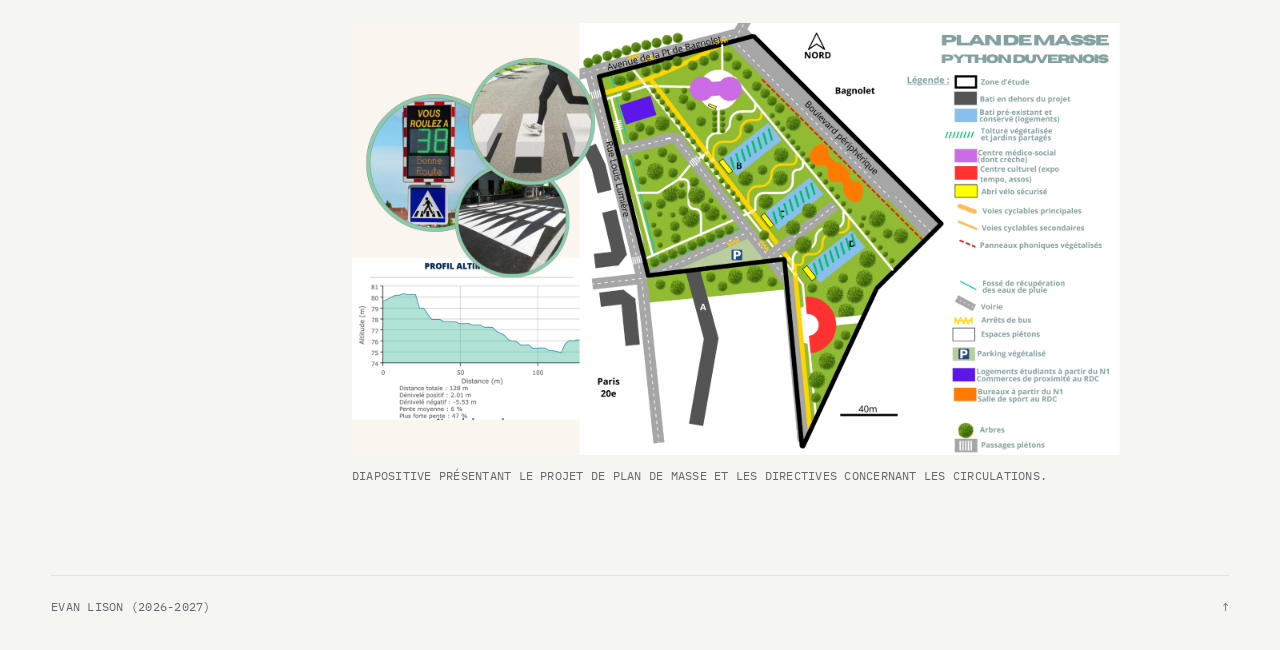
<file: projet/reamenagement-pythonduvernois.html>
<!DOCTYPE html>
<html lang="fr">
<head>
  <meta charset="UTF-8">
  <meta name="viewport" content="width=device-width, initial-scale=1.0">
  <script>document.documentElement.classList.add('js');</script>
  <link rel="icon" type="image/png" href="../favicon.png">
  <title>Evan Lison — Portfolio</title>
  <meta property="og:title" content="Evan Lison — Portfolio">
  <meta property="og:image" content="https://evanlison.fr/preview.png">
  <meta property="og:description" content="Réaménagement du quartier Python-Duvernois (Paris 20e)">
  <meta property="og:url" content="https://evanlison.fr/projet/reamenagement-pythonduvernois.html">
  <link rel="preconnect" href="https://fonts.googleapis.com">
  <link rel="preconnect" href="https://fonts.gstatic.com" crossorigin>
  <link href="https://fonts.googleapis.com/css2?family=IBM+Plex+Mono:wght@400;500&family=Inter+Tight:wght@400..600&family=Inter:wght@400..600&display=swap" rel="stylesheet">
  <style>
:root{--bg:#F5F5F2;--paper:#FFFFFF;--ink:#121212;--ink-2:#67676A;--hair:#E3E3DD;--accent:#E35B2E;--maxw:1320px;--pad:clamp(18px,4vw,56px);
  --sans:"Inter",system-ui,-apple-system,"Segoe UI",sans-serif;--display:"Inter Tight","Inter",system-ui,sans-serif;--mono:"IBM Plex Mono",ui-monospace,Menlo,monospace;--ease:cubic-bezier(.2,.8,.2,1);}
*,*::before,*::after{box-sizing:border-box;}
html{-webkit-text-size-adjust:100%;}
body{margin:0;background:var(--bg);color:var(--ink);font:400 16px/1.6 var(--sans);-webkit-font-smoothing:antialiased;}
img{max-width:100%;display:block;}
a{color:inherit;text-decoration:none;}
p{margin:0;text-wrap:pretty;}
h1,h2{margin:0;font-family:var(--display);text-wrap:balance;}
::selection{background:var(--accent);color:#fff;}
:focus-visible{outline:2px solid var(--accent);outline-offset:3px;}
.mono{font-family:var(--mono);font-size:12px;line-height:1.5;letter-spacing:.02em;text-transform:uppercase;}
.wrap{max-width:var(--maxw);margin-inline:auto;padding-inline:var(--pad);}
.grid{display:grid;grid-template-columns:repeat(12,minmax(0,1fr));column-gap:clamp(14px,2vw,28px);}

.bar{position:fixed;inset:0 0 auto;z-index:40;background:rgba(245,245,242,.82);-webkit-backdrop-filter:blur(14px) saturate(1.4);backdrop-filter:blur(14px) saturate(1.4);border-bottom:1px solid transparent;transition:border-color .3s;}
.bar.is-scrolled{border-color:var(--hair);}
.bar .wrap{display:flex;align-items:center;gap:24px;height:58px;}
.brand{font:600 15px/1 var(--display);letter-spacing:-.01em;}
.back{margin-left:auto;font-size:13.5px;color:var(--ink-2);transition:color .2s;}
.back:hover{color:var(--accent);}
.clock{font-size:11.5px;color:var(--ink-2);white-space:nowrap;font-variant-numeric:tabular-nums;}
.clock i{display:inline-block;width:6px;height:6px;margin-right:7px;border-radius:50%;background:var(--accent);vertical-align:1px;animation:blink 2s steps(1) infinite;}
@keyframes blink{50%{opacity:.25;}}
.progress{position:absolute;left:0;bottom:-1px;height:2px;width:100%;background:var(--accent);transform-origin:left;transform:scaleX(0);}
@media (max-width:600px){.clock{display:none;}}

.d-hero{padding-top:clamp(110px,15vh,160px);padding-bottom:clamp(40px,6vh,64px);}
.d-top{display:flex;flex-wrap:wrap;align-items:center;justify-content:space-between;gap:12px 24px;padding-bottom:16px;border-bottom:1px solid var(--hair);color:var(--ink-2);}
.d-logos{display:flex;flex-wrap:wrap;align-items:center;gap:14px 18px;}
.d-side .d-logos{flex-direction:column;align-items:flex-start;}
.d-end{padding-top:12px;}
.d-logos img{height:30px;width:auto;}
.d-hero h1{margin-top:clamp(28px,5vh,52px);max-width:17em;font-weight:500;font-size:clamp(34px,5.2vw,74px);line-height:1;letter-spacing:-.045em;}
.d-hero h1 .w{display:inline-block;overflow:hidden;vertical-align:top;padding:0 .1em .08em;margin:0 -.1em -.08em;}
.d-hero h1 .w > span{display:inline-block;}
.js .d-hero h1 .w > span{transform:translateY(105%);animation:up 1s var(--ease) forwards;animation-delay:calc(var(--i) * 25ms);}
@keyframes up{to{transform:none;}}
.d-q{margin-top:clamp(20px,3vh,30px);max-width:36em;font:400 clamp(19px,1.8vw,25px)/1.35 var(--display);letter-spacing:-.015em;color:var(--ink-2);}

.d-main{padding-bottom:clamp(60px,10vh,120px);}
.d-side{grid-column:1/4;}
.d-side .sticky{position:sticky;top:96px;}
.d-pill{display:inline-flex;align-items:center;gap:6px;padding:7px 14px;border:1px solid var(--accent);border-radius:999px;color:var(--accent);font-size:13.5px;font-weight:500;transition:background .2s,color .2s;}
.d-pill:hover{background:var(--accent);color:#fff;}
.d-content{grid-column:4/13;max-width:48em;}
.d-content > * + *{margin-top:28px;}
.d-p{font-size:clamp(16.5px,1.3vw,18.5px);line-height:1.7;}
.d-h{font-weight:500;font-size:clamp(24px,2.4vw,32px);line-height:1.15;letter-spacing:-.03em;padding-top:12px;}
.d-point{display:grid;grid-template-columns:56px minmax(0,1fr);gap:18px;padding-top:28px;border-top:1px solid var(--hair);}
.d-point + .d-point{margin-top:28px;}
.d-ico{display:grid;place-items:center;width:56px;height:56px;border-radius:50%;background:var(--paper);box-shadow:0 0 0 1px var(--hair);font-size:26px;line-height:1;}
.d-point p{font-size:clamp(16px,1.25vw,17.5px);line-height:1.7;color:var(--ink);}
.d-cards{display:grid;grid-template-columns:repeat(2,minmax(0,1fr));gap:12px;}
.d-card{display:flex;align-items:center;gap:14px;padding:14px 16px;background:var(--paper);border:1px solid var(--hair);border-radius:4px;}
.d-card .d-ico{flex:none;width:44px;height:44px;font-size:22px;box-shadow:none;background:var(--bg);}
.d-card p{font:500 clamp(15.5px,1.2vw,17px)/1.4 var(--display);letter-spacing:-.005em;}
@media (max-width:560px){.d-cards{grid-template-columns:1fr;}}
.d-list{margin:0;padding-left:1.2em;font-size:17px;line-height:1.7;}
.d-list li::marker{color:var(--accent);}
.d-link{color:var(--accent);border-bottom:1px solid currentColor;}
.d-fig{margin:44px 0 0;}
.d-fig > * + *{margin-top:12px;}
.d-video{position:relative;aspect-ratio:16/9;background:#e9e9e4;overflow:hidden;}
.d-video iframe{position:absolute;inset:0;width:100%;height:100%;border:0;}
.d-fig img{width:100%;height:auto;}
.d-imglink{position:relative;display:block;overflow:hidden;}
.d-imglink img{transition:transform .8s var(--ease);}
.d-imglink:hover img{transform:scale(1.02);}
.d-open{position:absolute;right:12px;bottom:12px;padding:6px 11px;border-radius:999px;background:var(--accent);color:#fff;transition:transform .3s var(--ease);}
.d-imglink:hover .d-open{transform:translateY(-2px);}
.d-fig figcaption{color:var(--ink-2);}
@media (max-width:860px){
  .d-side,.d-content{grid-column:1/-1;}
  .d-side .sticky{position:static;margin-bottom:30px;}
  .d-side .d-logos{flex-direction:row;}
  .d-point{grid-template-columns:44px minmax(0,1fr);gap:14px;}
  .d-ico{width:44px;height:44px;font-size:21px;}
}
.foot{display:flex;justify-content:space-between;gap:16px;padding:22px 0 34px;border-top:1px solid var(--hair);color:var(--ink-2);}
.foot a:hover{color:var(--accent);}

.js [data-reveal]{opacity:0;transform:translateY(16px);transition:opacity .8s var(--ease),transform .8s var(--ease);}
.js [data-reveal].in{opacity:1;transform:none;}
@media (prefers-reduced-motion:reduce){*,*::before,*::after{animation:none !important;transition:none !important;}.js [data-reveal]{opacity:1;transform:none;}.js .d-hero h1 .w > span{transform:none;}}
</style>
</head>
<body>
<header class="bar">
  <div class="wrap">
    <a class="brand" href="../index.html">Evan LISON</a>
    <a class="back" href="../index.html#reamenagement-pythonduvernois">← Retour au portfolio</a>
    <p class="clock mono" aria-label="Heure à Paris"><i></i><span>--:--:--</span></p>
  </div>
  <div class="progress" aria-hidden="true"></div>
</header>

<main>
  <section class="wrap d-hero">
    <div class="d-top"><span class="mono">sep.–déc. 2024</span></div>
    <h1>Réaménagement du quartier Python-Duvernois (Paris 20e)</h1>
    <p class="d-q">Peut-on transformer une coupure urbaine en lien, quand le périphérique est à la fois la cause de l’enclavement et l’élément structurant du quartier ?</p>
  </section>

  <section class="wrap grid d-main">
    <aside class="d-side"><div class="sticky d-logos"><img src="../images/paris-cite.png" alt="Université Paris Cité"><img src="../images/semapa.png" alt="Société d'étude, de maîtrise d'ouvrage et d'aménagement parisienne"><img src="../images/mairie-20.png" alt="Mairie du 20ᵉ arrondissement de Paris"></div></aside>
    <div class="d-content">
          <p class="d-p" data-reveal>La SEMAPA et la mairie du 20e arrondissement de Paris, par l'intermédiaire de Caroline Wajsfelner, cheffe de projets urbains à la Mairie de Paris, nous ont commandé des études préliminaires sur l'avenir du quartier Python-Duvernois, situé entre le périphérique et la rue Louis Lumière et perçu comme en marge du vingtième arrondissement depuis les années 1950. Notre diagnostic met en évidence un bâti en îlots fermés, des circulations internes dégradées et de fortes nuisances liées au périphérique.</p>
          <p class="d-p" data-reveal>Le diagnostic territorial réalisé dans ce cadre révèle une organisation du bâti en îlots fermés, où trois tours font face au périphérique tandis qu'une barre limite l'accès vers le reste de l'arrondissement, renforçant un sentiment d'enclavement. Les circulations internes sont jugées problématiques avec des trottoirs étroits (voire inexistants), et des voies inadaptées aux cheminements piétons, cyclistes ou aux véhicules de collecte. Le quartier est par ailleurs exposé au bruit et à la pollution du périphérique, avec environ 17 500 véhicules transitant quotidiennement via la Porte de Bagnolet, tandis que les espaces verts existants restent peu entretenus et le bâti social présente par endroits un état dégradé.</p>
          <p class="d-p" data-reveal>Le projet de plan de masse que nous avons développé en réponse à ce diagnostic articule plusieurs volets :</p>
          <div class="d-point" data-reveal><span class="d-ico" aria-hidden="true">🏙️</span><p>La réhabilitation des trois tours existantes (plutôt que leur démolition), vise à créer des espaces de vie en hauteur grâce à des jardins partagés en toiture, végétalisés et équipés d'un système d'arrosage goutte-à-goutte alimenté par des cuves de récupération d'eau de pluie. Les 277 logements ainsi réhabilités intègrent un objectif de mixité sociale avec 40 % de logements publics, conformément au Plan Local d'Urbanisme bioclimatique de Paris.</p></div>
          <div class="d-point" data-reveal><span class="d-ico" aria-hidden="true">🚲</span><p>Sur le plan des circulations, le projet prévoit un maillage de pistes cyclables sécurisées de 3,5 mètres connecté au réseau parisien, des chemins en zig-zag pour adoucir la pente du site, une limitation à 30 km/h et des aménagements de sécurisation comme des radars pédagogiques et des traversées piétonnes surélevées.</p></div>
          <div class="d-point" data-reveal><span class="d-ico" aria-hidden="true">🏥</span><p>Le programme intègre également 420 m² de commerces de proximité, 1680 m² de logements étudiants pensés pour redynamiser le quartier et diversifier sa population, une crèche et un centre médico-social répondant au déficit d'équipements de proximité identifié pour une population jeune et familiale. Par ailleurs, la création d’un centre culturel de 530 m² (construit à partir de pierres recyclées du bâtiment existant) accueillera une maison des associations locales, ainsi qu'une micro-folie portée par le ministère de la Culture.</p></div>
          <figure class="d-fig" data-reveal><img src="../images/reamenagement-pythonduvernois.png" alt="Illustrations" loading="lazy"><figcaption class="mono">Diapositive présentant le projet de plan de masse et les directives concernant les circulations.</figcaption></figure>
    </div>
  </section>
</main>

<footer class="wrap">
  <div class="foot mono"><span>Evan LISON (2026-2027)</span><a href="#top" onclick="scrollTo({top:0,behavior:'smooth'});return false;">↑</a></div>
</footer>

<script>
(() => {
  const reduce = matchMedia('(prefers-reduced-motion: reduce)').matches;
  const clock = document.querySelector('.clock span');
  const fmt = new Intl.DateTimeFormat('fr-FR', { timeZone: 'Europe/Paris', hour: '2-digit', minute: '2-digit', second: '2-digit' });
  const tick = () => { clock.textContent = fmt.format(new Date()); };
  tick(); setInterval(tick, 1000);

  /* Titre : chaque mot monte à son tour */
  const h1 = document.querySelector('.d-hero h1');
  let i = 0;
  const wrapWords = node => {
    [...node.childNodes].forEach(n => {
      if (n.nodeType === 3) {
        const frag = document.createDocumentFragment();
        n.textContent.split(/(\s+)/).forEach(part => {
          if (!part) return;
          if (/^\s+$/.test(part)) { frag.appendChild(document.createTextNode(part)); return; }
          const w = document.createElement('span'); w.className = 'w';
          w.innerHTML = '<span style="--i:' + (i++) + '"></span>'; w.firstChild.textContent = part; frag.appendChild(w);
        });
        n.replaceWith(frag);
      } else if (n.nodeType === 1) wrapWords(n);
    });
  };
  if (!reduce) wrapWords(h1);

  /* Apparitions */
  const els = document.querySelectorAll('[data-reveal]');
  if ('IntersectionObserver' in window && !reduce) {
    const io = new IntersectionObserver(es => es.forEach(en => { if (en.isIntersecting) { en.target.classList.add('in'); io.unobserve(en.target); } }), { rootMargin: '0px 0px -6% 0px', threshold: .06 });
    els.forEach(el => io.observe(el));
  } else els.forEach(el => el.classList.add('in'));

  /* Barre : progression de lecture */
  const bar = document.querySelector('.bar'), prog = document.querySelector('.progress');
  let ticking = false;
  const update = () => {
    const max = document.documentElement.scrollHeight - innerHeight;
    prog.style.transform = `scaleX(${max > 0 ? Math.min(1, scrollY / max) : 0})`;
    bar.classList.toggle('is-scrolled', scrollY > 8);
    ticking = false;
  };
  addEventListener('scroll', () => { if (!ticking) { ticking = true; requestAnimationFrame(update); } }, { passive: true });
  addEventListener('resize', update);
  update();
})();
</script>
</body>
</html>
</file>
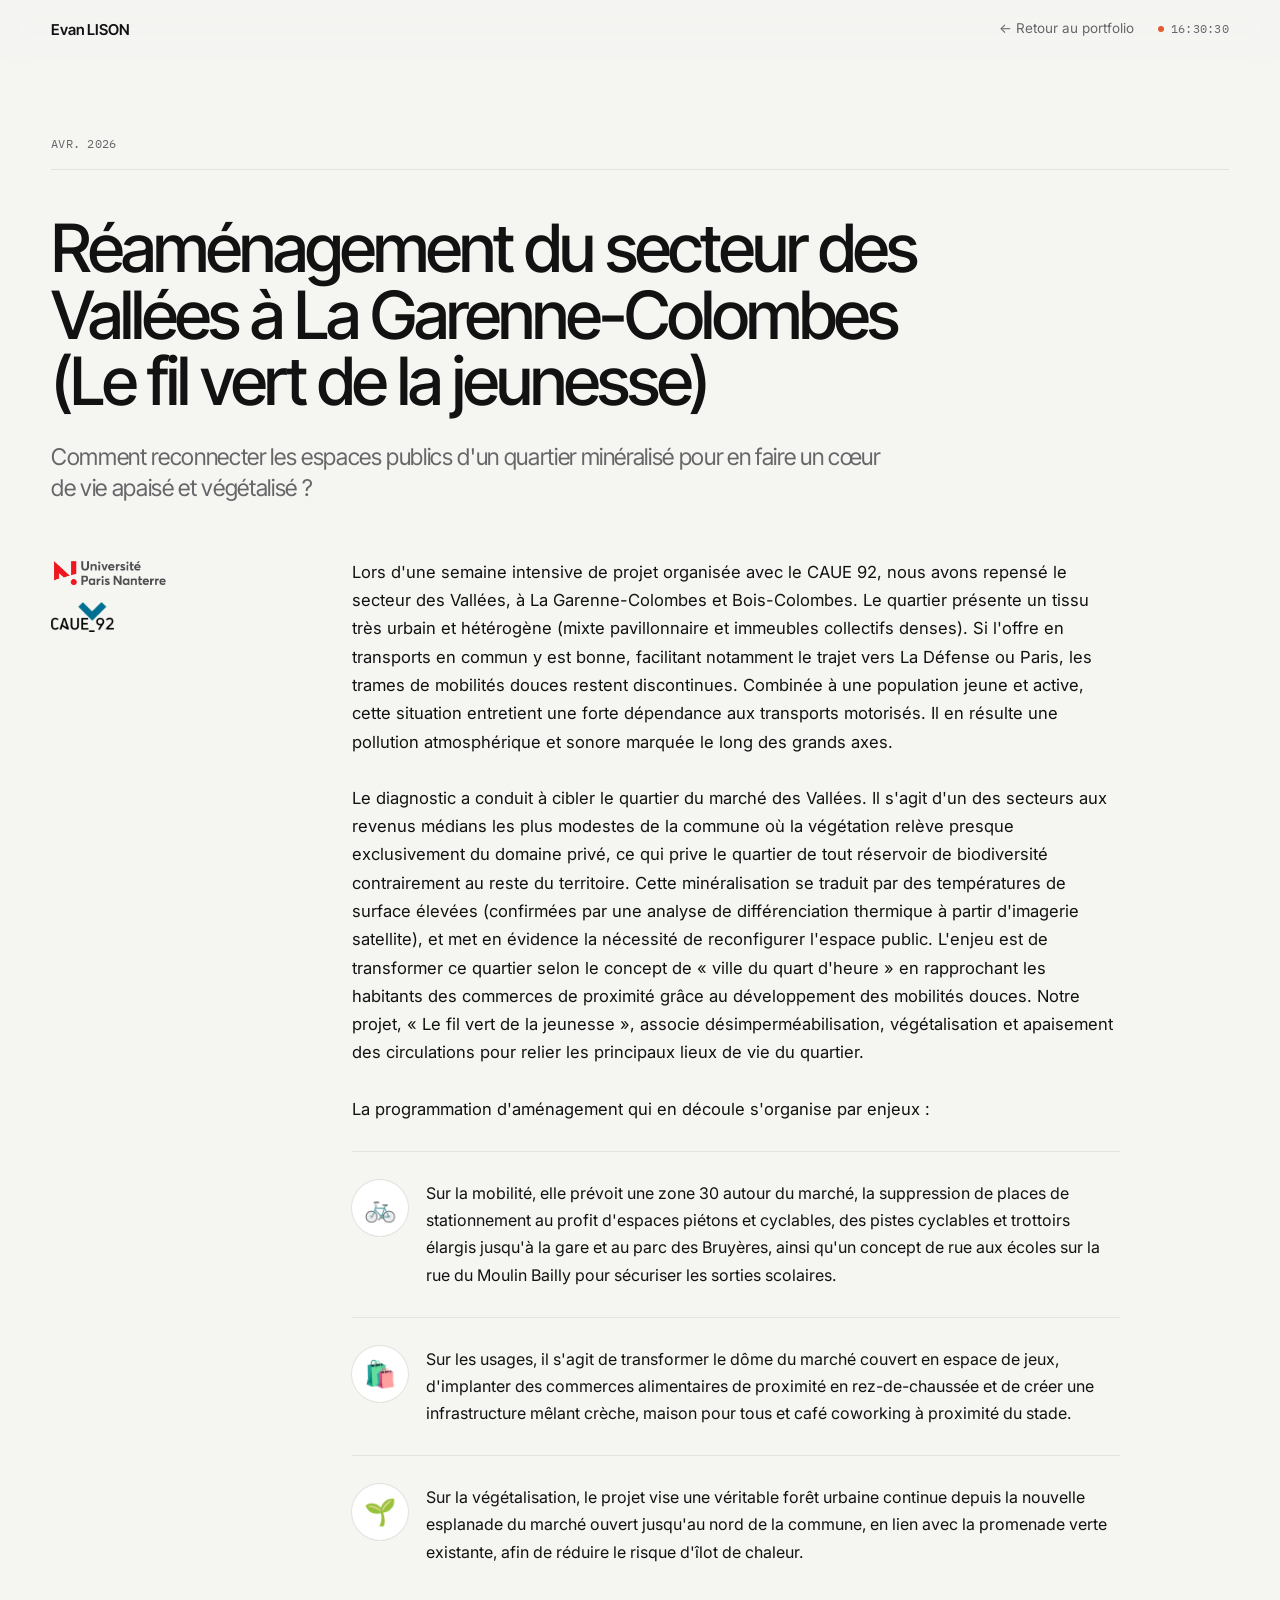
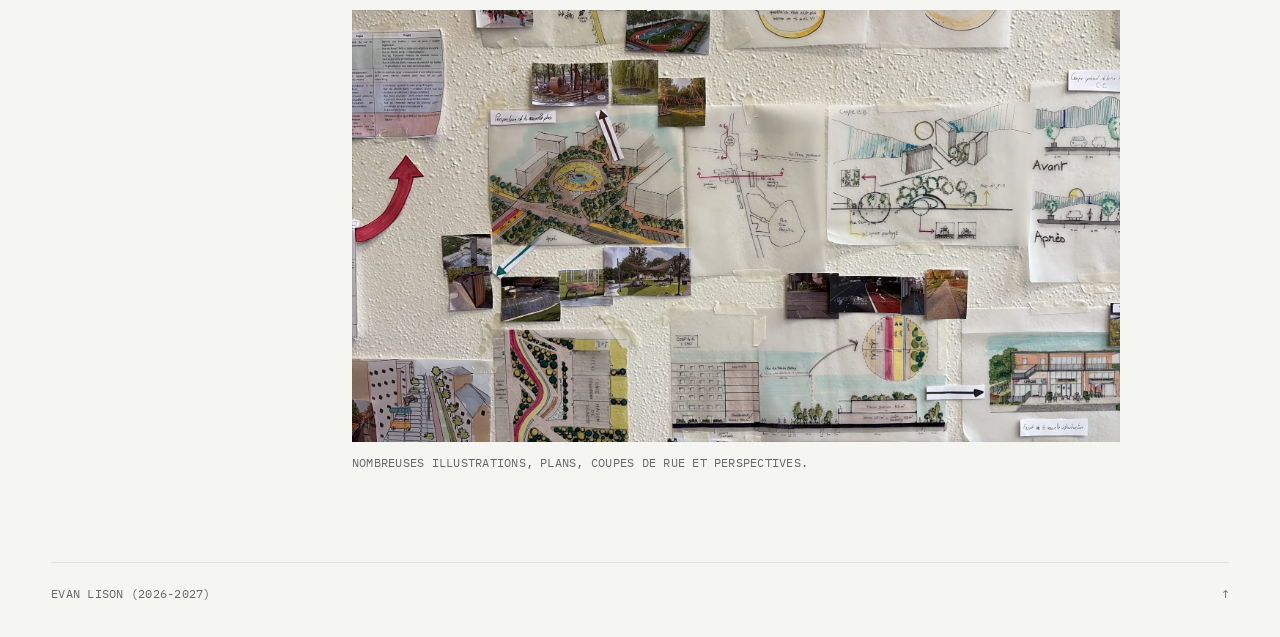
<file: projet/reamenagement-vallees.html>
<!DOCTYPE html>
<html lang="fr">
<head>
  <meta charset="UTF-8">
  <meta name="viewport" content="width=device-width, initial-scale=1.0">
  <script>document.documentElement.classList.add('js');</script>
  <link rel="icon" type="image/png" href="../favicon.png">
  <title>Evan Lison — Portfolio</title>
  <meta property="og:title" content="Evan Lison — Portfolio">
  <meta property="og:image" content="https://evanlison.fr/preview.png">
  <meta property="og:description" content="Réaménagement du secteur des Vallées à La Garenne-Colombes (Le fil vert de la jeunesse)">
  <meta property="og:url" content="https://evanlison.fr/projet/reamenagement-vallees.html">
  <link rel="preconnect" href="https://fonts.googleapis.com">
  <link rel="preconnect" href="https://fonts.gstatic.com" crossorigin>
  <link href="https://fonts.googleapis.com/css2?family=IBM+Plex+Mono:wght@400;500&family=Inter+Tight:wght@400..600&family=Inter:wght@400..600&display=swap" rel="stylesheet">
  <style>
:root{--bg:#F5F5F2;--paper:#FFFFFF;--ink:#121212;--ink-2:#67676A;--hair:#E3E3DD;--accent:#E35B2E;--maxw:1320px;--pad:clamp(18px,4vw,56px);
  --sans:"Inter",system-ui,-apple-system,"Segoe UI",sans-serif;--display:"Inter Tight","Inter",system-ui,sans-serif;--mono:"IBM Plex Mono",ui-monospace,Menlo,monospace;--ease:cubic-bezier(.2,.8,.2,1);}
*,*::before,*::after{box-sizing:border-box;}
html{-webkit-text-size-adjust:100%;}
body{margin:0;background:var(--bg);color:var(--ink);font:400 16px/1.6 var(--sans);-webkit-font-smoothing:antialiased;}
img{max-width:100%;display:block;}
a{color:inherit;text-decoration:none;}
p{margin:0;text-wrap:pretty;}
h1,h2{margin:0;font-family:var(--display);text-wrap:balance;}
::selection{background:var(--accent);color:#fff;}
:focus-visible{outline:2px solid var(--accent);outline-offset:3px;}
.mono{font-family:var(--mono);font-size:12px;line-height:1.5;letter-spacing:.02em;text-transform:uppercase;}
.wrap{max-width:var(--maxw);margin-inline:auto;padding-inline:var(--pad);}
.grid{display:grid;grid-template-columns:repeat(12,minmax(0,1fr));column-gap:clamp(14px,2vw,28px);}

.bar{position:fixed;inset:0 0 auto;z-index:40;background:rgba(245,245,242,.82);-webkit-backdrop-filter:blur(14px) saturate(1.4);backdrop-filter:blur(14px) saturate(1.4);border-bottom:1px solid transparent;transition:border-color .3s;}
.bar.is-scrolled{border-color:var(--hair);}
.bar .wrap{display:flex;align-items:center;gap:24px;height:58px;}
.brand{font:600 15px/1 var(--display);letter-spacing:-.01em;}
.back{margin-left:auto;font-size:13.5px;color:var(--ink-2);transition:color .2s;}
.back:hover{color:var(--accent);}
.clock{font-size:11.5px;color:var(--ink-2);white-space:nowrap;font-variant-numeric:tabular-nums;}
.clock i{display:inline-block;width:6px;height:6px;margin-right:7px;border-radius:50%;background:var(--accent);vertical-align:1px;animation:blink 2s steps(1) infinite;}
@keyframes blink{50%{opacity:.25;}}
.progress{position:absolute;left:0;bottom:-1px;height:2px;width:100%;background:var(--accent);transform-origin:left;transform:scaleX(0);}
@media (max-width:600px){.clock{display:none;}}

.d-hero{padding-top:clamp(110px,15vh,160px);padding-bottom:clamp(40px,6vh,64px);}
.d-top{display:flex;flex-wrap:wrap;align-items:center;justify-content:space-between;gap:12px 24px;padding-bottom:16px;border-bottom:1px solid var(--hair);color:var(--ink-2);}
.d-logos{display:flex;flex-wrap:wrap;align-items:center;gap:14px 18px;}
.d-side .d-logos{flex-direction:column;align-items:flex-start;}
.d-end{padding-top:12px;}
.d-logos img{height:30px;width:auto;}
.d-hero h1{margin-top:clamp(28px,5vh,52px);max-width:17em;font-weight:500;font-size:clamp(34px,5.2vw,74px);line-height:1;letter-spacing:-.045em;}
.d-hero h1 .w{display:inline-block;overflow:hidden;vertical-align:top;padding:0 .1em .08em;margin:0 -.1em -.08em;}
.d-hero h1 .w > span{display:inline-block;}
.js .d-hero h1 .w > span{transform:translateY(105%);animation:up 1s var(--ease) forwards;animation-delay:calc(var(--i) * 25ms);}
@keyframes up{to{transform:none;}}
.d-q{margin-top:clamp(20px,3vh,30px);max-width:36em;font:400 clamp(19px,1.8vw,25px)/1.35 var(--display);letter-spacing:-.015em;color:var(--ink-2);}

.d-main{padding-bottom:clamp(60px,10vh,120px);}
.d-side{grid-column:1/4;}
.d-side .sticky{position:sticky;top:96px;}
.d-pill{display:inline-flex;align-items:center;gap:6px;padding:7px 14px;border:1px solid var(--accent);border-radius:999px;color:var(--accent);font-size:13.5px;font-weight:500;transition:background .2s,color .2s;}
.d-pill:hover{background:var(--accent);color:#fff;}
.d-content{grid-column:4/13;max-width:48em;}
.d-content > * + *{margin-top:28px;}
.d-p{font-size:clamp(16.5px,1.3vw,18.5px);line-height:1.7;}
.d-h{font-weight:500;font-size:clamp(24px,2.4vw,32px);line-height:1.15;letter-spacing:-.03em;padding-top:12px;}
.d-point{display:grid;grid-template-columns:56px minmax(0,1fr);gap:18px;padding-top:28px;border-top:1px solid var(--hair);}
.d-point + .d-point{margin-top:28px;}
.d-ico{display:grid;place-items:center;width:56px;height:56px;border-radius:50%;background:var(--paper);box-shadow:0 0 0 1px var(--hair);font-size:26px;line-height:1;}
.d-point p{font-size:clamp(16px,1.25vw,17.5px);line-height:1.7;color:var(--ink);}
.d-cards{display:grid;grid-template-columns:repeat(2,minmax(0,1fr));gap:12px;}
.d-card{display:flex;align-items:center;gap:14px;padding:14px 16px;background:var(--paper);border:1px solid var(--hair);border-radius:4px;}
.d-card .d-ico{flex:none;width:44px;height:44px;font-size:22px;box-shadow:none;background:var(--bg);}
.d-card p{font:500 clamp(15.5px,1.2vw,17px)/1.4 var(--display);letter-spacing:-.005em;}
@media (max-width:560px){.d-cards{grid-template-columns:1fr;}}
.d-list{margin:0;padding-left:1.2em;font-size:17px;line-height:1.7;}
.d-list li::marker{color:var(--accent);}
.d-link{color:var(--accent);border-bottom:1px solid currentColor;}
.d-fig{margin:44px 0 0;}
.d-fig > * + *{margin-top:12px;}
.d-video{position:relative;aspect-ratio:16/9;background:#e9e9e4;overflow:hidden;}
.d-video iframe{position:absolute;inset:0;width:100%;height:100%;border:0;}
.d-fig img{width:100%;height:auto;}
.d-imglink{position:relative;display:block;overflow:hidden;}
.d-imglink img{transition:transform .8s var(--ease);}
.d-imglink:hover img{transform:scale(1.02);}
.d-open{position:absolute;right:12px;bottom:12px;padding:6px 11px;border-radius:999px;background:var(--accent);color:#fff;transition:transform .3s var(--ease);}
.d-imglink:hover .d-open{transform:translateY(-2px);}
.d-fig figcaption{color:var(--ink-2);}
@media (max-width:860px){
  .d-side,.d-content{grid-column:1/-1;}
  .d-side .sticky{position:static;margin-bottom:30px;}
  .d-side .d-logos{flex-direction:row;}
  .d-point{grid-template-columns:44px minmax(0,1fr);gap:14px;}
  .d-ico{width:44px;height:44px;font-size:21px;}
}
.foot{display:flex;justify-content:space-between;gap:16px;padding:22px 0 34px;border-top:1px solid var(--hair);color:var(--ink-2);}
.foot a:hover{color:var(--accent);}

.js [data-reveal]{opacity:0;transform:translateY(16px);transition:opacity .8s var(--ease),transform .8s var(--ease);}
.js [data-reveal].in{opacity:1;transform:none;}
@media (prefers-reduced-motion:reduce){*,*::before,*::after{animation:none !important;transition:none !important;}.js [data-reveal]{opacity:1;transform:none;}.js .d-hero h1 .w > span{transform:none;}}
</style>
</head>
<body>
<header class="bar">
  <div class="wrap">
    <a class="brand" href="../index.html">Evan LISON</a>
    <a class="back" href="../index.html#reamenagement-vallees">← Retour au portfolio</a>
    <p class="clock mono" aria-label="Heure à Paris"><i></i><span>--:--:--</span></p>
  </div>
  <div class="progress" aria-hidden="true"></div>
</header>

<main>
  <section class="wrap d-hero">
    <div class="d-top"><span class="mono">avr. 2026</span></div>
    <h1>Réaménagement du secteur des Vallées à La Garenne-Colombes (Le fil vert de la jeunesse)</h1>
    <p class="d-q">Comment reconnecter les espaces publics d'un quartier minéralisé pour en faire un cœur de vie apaisé et végétalisé ?</p>
  </section>

  <section class="wrap grid d-main">
    <aside class="d-side"><div class="sticky d-logos"><img src="../images/paris-nanterre.png" alt="Université Paris Nanterre"><img src="../images/caue92.png" alt="Conseil d'architecture, d'urbanisme et de l'environnement des Hauts-de-Seine"></div></aside>
    <div class="d-content">
          <p class="d-p" data-reveal>Lors d'une semaine intensive de projet organisée avec le CAUE 92, nous avons repensé le secteur des Vallées, à La Garenne-Colombes et Bois-Colombes. Le quartier présente un tissu très urbain et hétérogène (mixte pavillonnaire et immeubles collectifs denses). Si l'offre en transports en commun y est bonne, facilitant notamment le trajet vers La Défense ou Paris, les trames de mobilités douces restent discontinues. Combinée à une population jeune et active, cette situation entretient une forte dépendance aux transports motorisés. Il en résulte une pollution atmosphérique et sonore marquée le long des grands axes.</p>
          <p class="d-p" data-reveal>Le diagnostic a conduit à cibler le quartier du marché des Vallées. Il s'agit d'un des secteurs aux revenus médians les plus modestes de la commune où la végétation relève presque exclusivement du domaine privé, ce qui prive le quartier de tout réservoir de biodiversité contrairement au reste du territoire. Cette minéralisation se traduit par des températures de surface élevées (confirmées par une analyse de différenciation thermique à partir d'imagerie satellite), et met en évidence la nécessité de reconfigurer l'espace public. L'enjeu est de transformer ce quartier selon le concept de « ville du quart d'heure » en rapprochant les habitants des commerces de proximité grâce au développement des mobilités douces. Notre projet, « Le fil vert de la jeunesse », associe désimperméabilisation, végétalisation et apaisement des circulations pour relier les principaux lieux de vie du quartier.</p>
          <p class="d-p" data-reveal>La programmation d'aménagement qui en découle s'organise par enjeux :</p>
          <div class="d-point" data-reveal><span class="d-ico" aria-hidden="true">🚲</span><p>Sur la mobilité, elle prévoit une zone 30 autour du marché, la suppression de places de stationnement au profit d'espaces piétons et cyclables, des pistes cyclables et trottoirs élargis jusqu'à la gare et au parc des Bruyères, ainsi qu'un concept de rue aux écoles sur la rue du Moulin Bailly pour sécuriser les sorties scolaires.</p></div>
          <div class="d-point" data-reveal><span class="d-ico" aria-hidden="true">🛍️</span><p>Sur les usages, il s'agit de transformer le dôme du marché couvert en espace de jeux, d'implanter des commerces alimentaires de proximité en rez-de-chaussée et de créer une infrastructure mêlant crèche, maison pour tous et café coworking à proximité du stade.</p></div>
          <div class="d-point" data-reveal><span class="d-ico" aria-hidden="true">🌱</span><p>Sur la végétalisation, le projet vise une véritable forêt urbaine continue depuis la nouvelle esplanade du marché ouvert jusqu'au nord de la commune, en lien avec la promenade verte existante, afin de réduire le risque d'îlot de chaleur.</p></div>
          <figure class="d-fig" data-reveal><img src="../images/reamenagement-vallees.jpg" alt="Illustrations" loading="lazy"><figcaption class="mono">Nombreuses illustrations, plans, coupes de rue et perspectives.</figcaption></figure>
    </div>
  </section>
</main>

<footer class="wrap">
  <div class="foot mono"><span>Evan LISON (2026-2027)</span><a href="#top" onclick="scrollTo({top:0,behavior:'smooth'});return false;">↑</a></div>
</footer>

<script>
(() => {
  const reduce = matchMedia('(prefers-reduced-motion: reduce)').matches;
  const clock = document.querySelector('.clock span');
  const fmt = new Intl.DateTimeFormat('fr-FR', { timeZone: 'Europe/Paris', hour: '2-digit', minute: '2-digit', second: '2-digit' });
  const tick = () => { clock.textContent = fmt.format(new Date()); };
  tick(); setInterval(tick, 1000);

  /* Titre : chaque mot monte à son tour */
  const h1 = document.querySelector('.d-hero h1');
  let i = 0;
  const wrapWords = node => {
    [...node.childNodes].forEach(n => {
      if (n.nodeType === 3) {
        const frag = document.createDocumentFragment();
        n.textContent.split(/(\s+)/).forEach(part => {
          if (!part) return;
          if (/^\s+$/.test(part)) { frag.appendChild(document.createTextNode(part)); return; }
          const w = document.createElement('span'); w.className = 'w';
          w.innerHTML = '<span style="--i:' + (i++) + '"></span>'; w.firstChild.textContent = part; frag.appendChild(w);
        });
        n.replaceWith(frag);
      } else if (n.nodeType === 1) wrapWords(n);
    });
  };
  if (!reduce) wrapWords(h1);

  /* Apparitions */
  const els = document.querySelectorAll('[data-reveal]');
  if ('IntersectionObserver' in window && !reduce) {
    const io = new IntersectionObserver(es => es.forEach(en => { if (en.isIntersecting) { en.target.classList.add('in'); io.unobserve(en.target); } }), { rootMargin: '0px 0px -6% 0px', threshold: .06 });
    els.forEach(el => io.observe(el));
  } else els.forEach(el => el.classList.add('in'));

  /* Barre : progression de lecture */
  const bar = document.querySelector('.bar'), prog = document.querySelector('.progress');
  let ticking = false;
  const update = () => {
    const max = document.documentElement.scrollHeight - innerHeight;
    prog.style.transform = `scaleX(${max > 0 ? Math.min(1, scrollY / max) : 0})`;
    bar.classList.toggle('is-scrolled', scrollY > 8);
    ticking = false;
  };
  addEventListener('scroll', () => { if (!ticking) { ticking = true; requestAnimationFrame(update); } }, { passive: true });
  addEventListener('resize', update);
  update();
})();
</script>
</body>
</html>
</file>
